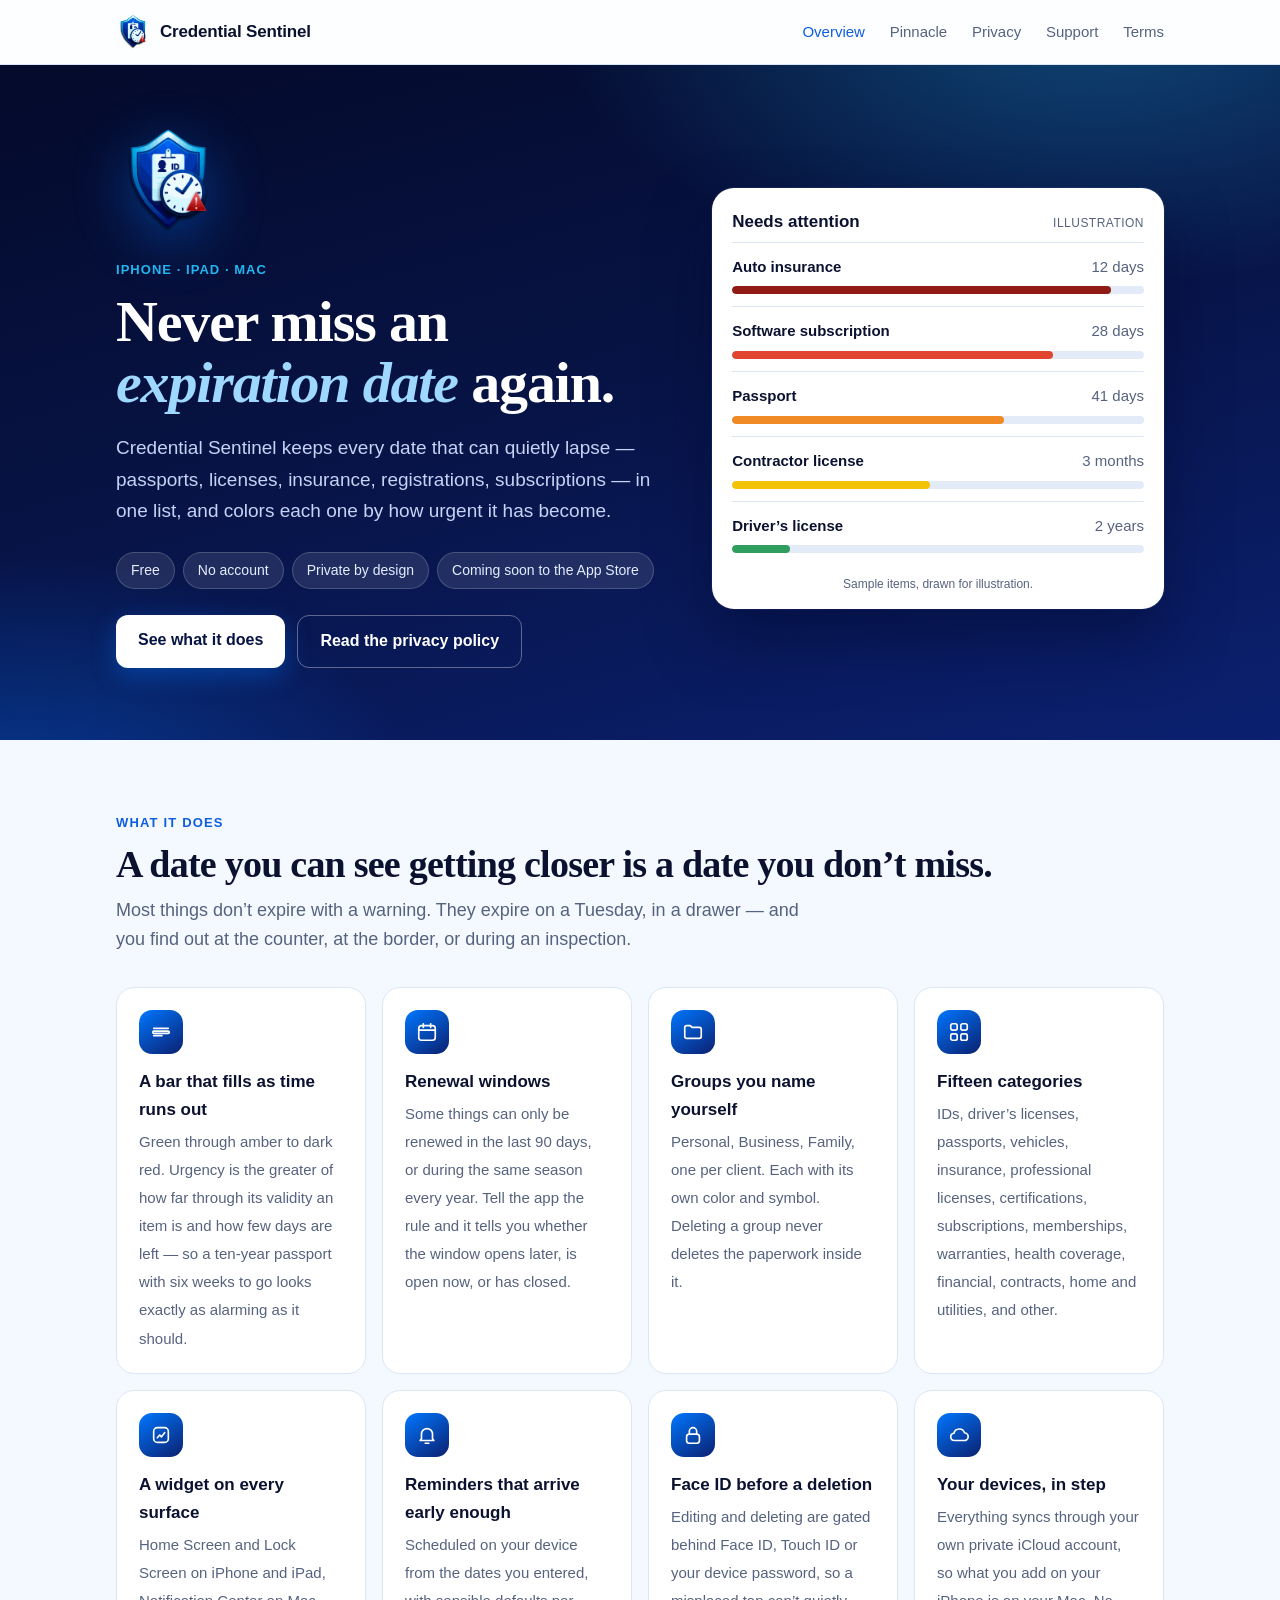
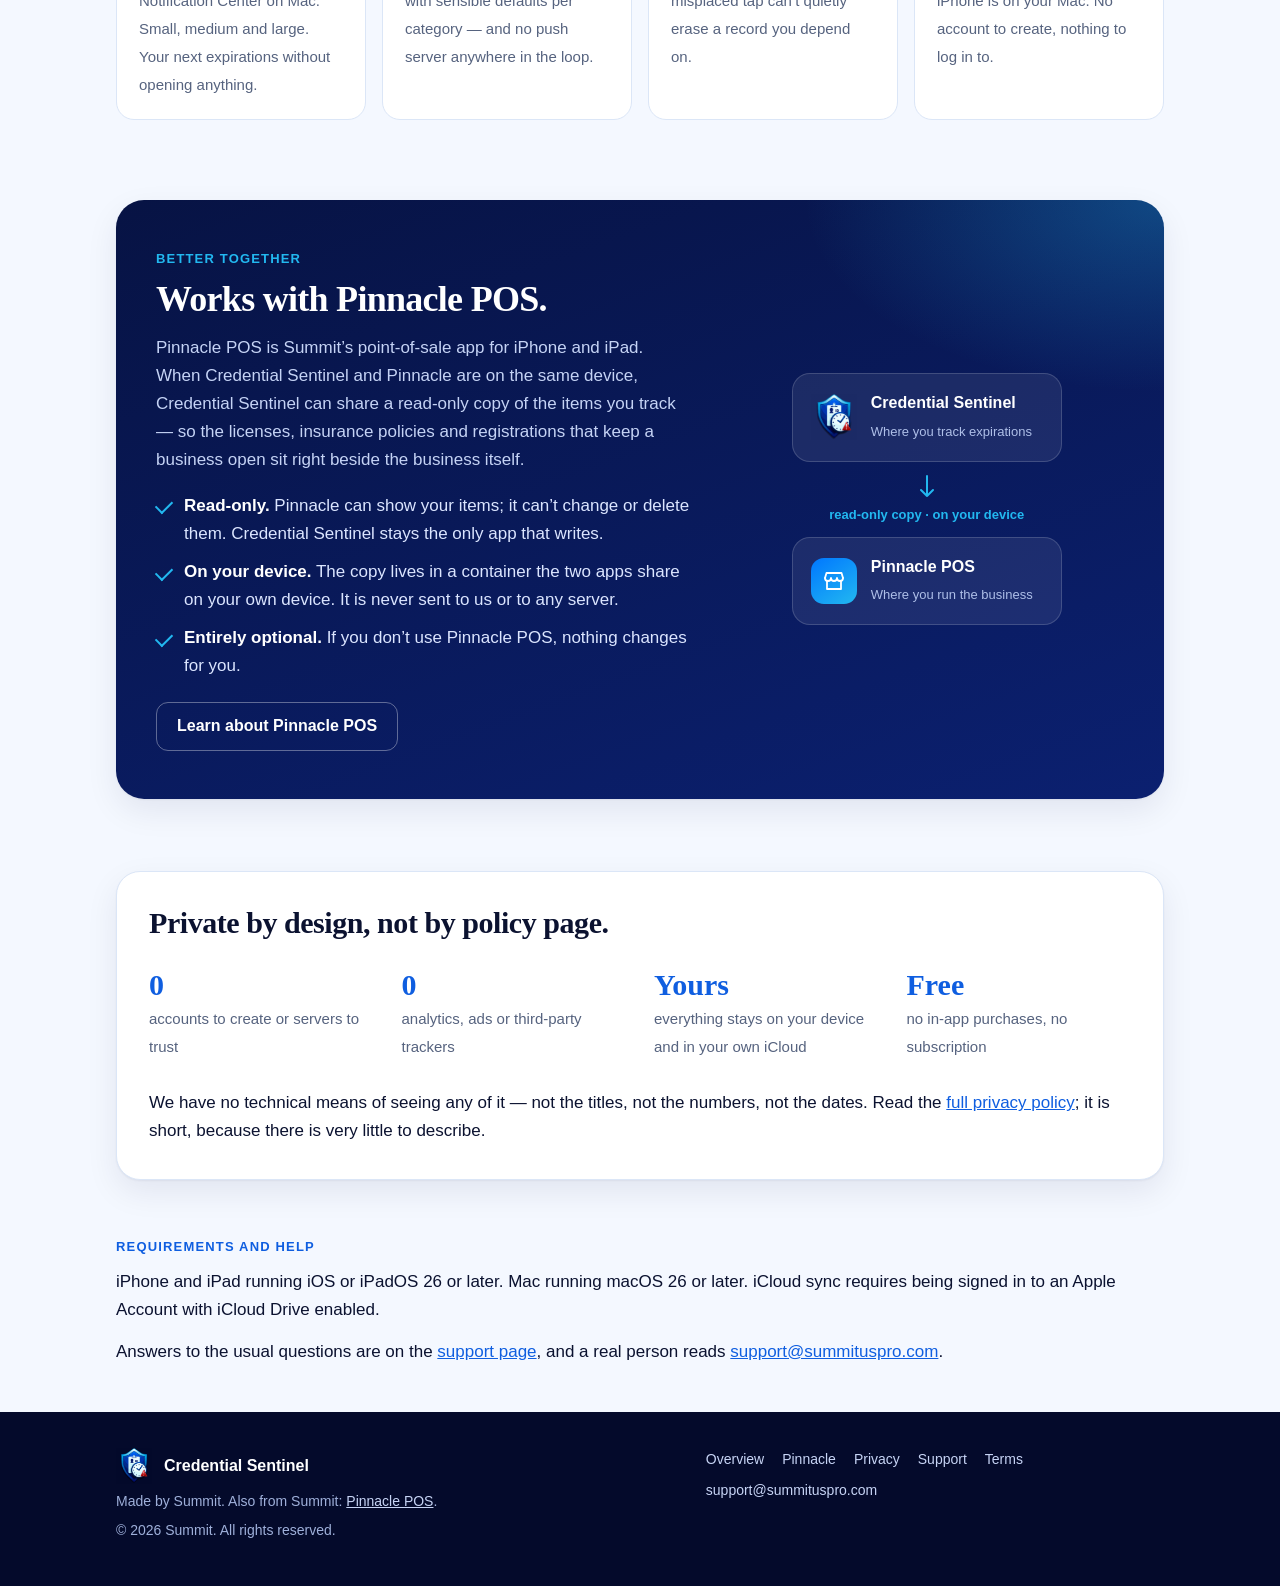
<file: index.html>
<!doctype html>
<html lang="en">
<head>
<meta charset="utf-8">
<meta name="viewport" content="width=device-width, initial-scale=1">
<title>Credential Sentinel — never miss an expiration date</title>
<meta name="description" content="Credential Sentinel tracks when your documents, licenses, insurance policies, IDs, passports and subscriptions run out — and tells you in time to do something about it. iPhone, iPad and Mac. Works with Pinnacle POS.">
<meta name="theme-color" content="#071344">
<link rel="icon" type="image/png" href="icon.png">
<link rel="stylesheet" href="style.css">
</head>
<body>
<header class="site"><div class="bar">
  <a class="brand" href="index.html"><img src="icon.png" alt="" width="34" height="34">Credential Sentinel</a>
  <nav class="site">
    <a href="index.html" aria-current="page">Overview</a>
    <a href="index.html#pinnacle">Pinnacle</a>
    <a href="privacy.html">Privacy</a>
    <a href="support.html">Support</a>
    <a href="terms.html">Terms</a>
  </nav>
</div></header>

<section class="hero">
  <div class="inner">
    <div>
      <img class="mark" src="icon.png" alt="Credential Sentinel app icon" width="104" height="104">
      <p class="eyebrow">iPhone · iPad · Mac</p>
      <h1>Never miss an <em>expiration date</em> again.</h1>
      <p class="sub">Credential Sentinel keeps every date that can quietly lapse — passports, licenses, insurance, registrations, subscriptions — in one list, and colors each one by how urgent it has become.</p>
      <ul class="pills">
        <li>Free</li>
        <li>No account</li>
        <li>Private by design</li>
        <li>Coming soon to the App Store</li>
      </ul>
      <div class="cta">
        <a class="btn primary" href="#features">See what it does</a>
        <a class="btn ghost" href="privacy.html">Read the privacy policy</a>
      </div>
    </div>

    <div class="demo" aria-hidden="true">
      <div class="head">Needs attention <small>Illustration</small></div>
      <div class="row"><div class="line"><b>Auto insurance</b><span>12 days</span></div><div class="track"><div class="fill" style="width:92%;background:var(--ramp-6)"></div></div></div>
      <div class="row"><div class="line"><b>Software subscription</b><span>28 days</span></div><div class="track"><div class="fill" style="width:78%;background:var(--ramp-5)"></div></div></div>
      <div class="row"><div class="line"><b>Passport</b><span>41 days</span></div><div class="track"><div class="fill" style="width:66%;background:var(--ramp-4)"></div></div></div>
      <div class="row"><div class="line"><b>Contractor license</b><span>3 months</span></div><div class="track"><div class="fill" style="width:48%;background:var(--ramp-3)"></div></div></div>
      <div class="row"><div class="line"><b>Driver’s license</b><span>2 years</span></div><div class="track"><div class="fill" style="width:14%;background:var(--ramp-1)"></div></div></div>
      <p class="note">Sample items, drawn for illustration.</p>
    </div>
  </div>
</section>

<div class="wrap-wide">

<section class="block" id="features">
  <p class="kicker">What it does</p>
  <h2 class="title">A date you can see getting closer is a date you don’t miss.</h2>
  <p class="intro">Most things don’t expire with a warning. They expire on a Tuesday, in a drawer — and you find out at the counter, at the border, or during an inspection.</p>
  <ul class="features">
    <li><div class="ico"><svg viewBox="0 0 24 24"><path d="M4 8h16M4 16h9"/><rect x="3" y="11" width="18" height="2.5" rx="1.25"/></svg></div><strong>A bar that fills as time runs out</strong><span>Green through amber to dark red. Urgency is the greater of how far through its validity an item is and how few days are left — so a ten-year passport with six weeks to go looks exactly as alarming as it should.</span></li>
    <li><div class="ico"><svg viewBox="0 0 24 24"><rect x="3" y="5" width="18" height="16" rx="3"/><path d="M3 10h18M8 3v4M16 3v4"/></svg></div><strong>Renewal windows</strong><span>Some things can only be renewed in the last 90 days, or during the same season every year. Tell the app the rule and it tells you whether the window opens later, is open now, or has closed.</span></li>
    <li><div class="ico"><svg viewBox="0 0 24 24"><path d="M3 7a2 2 0 0 1 2-2h4l2 2h8a2 2 0 0 1 2 2v8a2 2 0 0 1-2 2H5a2 2 0 0 1-2-2z"/></svg></div><strong>Groups you name yourself</strong><span>Personal, Business, Family, one per client. Each with its own color and symbol. Deleting a group never deletes the paperwork inside it.</span></li>
    <li><div class="ico"><svg viewBox="0 0 24 24"><rect x="3" y="3" width="7" height="7" rx="2"/><rect x="14" y="3" width="7" height="7" rx="2"/><rect x="3" y="14" width="7" height="7" rx="2"/><rect x="14" y="14" width="7" height="7" rx="2"/></svg></div><strong>Fifteen categories</strong><span>IDs, driver’s licenses, passports, vehicles, insurance, professional licenses, certifications, subscriptions, memberships, warranties, health coverage, financial, contracts, home and utilities, and other.</span></li>
    <li><div class="ico"><svg viewBox="0 0 24 24"><rect x="4" y="4" width="16" height="16" rx="4"/><path d="M8 15l2.5-3 2 2 3.5-4.5"/></svg></div><strong>A widget on every surface</strong><span>Home Screen and Lock Screen on iPhone and iPad, Notification Center on Mac. Small, medium and large. Your next expirations without opening anything.</span></li>
    <li><div class="ico"><svg viewBox="0 0 24 24"><path d="M6 16v-5a6 6 0 1 1 12 0v5l1.5 2h-15z"/><path d="M10 21h4"/></svg></div><strong>Reminders that arrive early enough</strong><span>Scheduled on your device from the dates you entered, with sensible defaults per category — and no push server anywhere in the loop.</span></li>
    <li><div class="ico"><svg viewBox="0 0 24 24"><rect x="5" y="11" width="14" height="10" rx="3"/><path d="M8 11V8a4 4 0 0 1 8 0v3"/></svg></div><strong>Face ID before a deletion</strong><span>Editing and deleting are gated behind Face ID, Touch ID or your device password, so a misplaced tap can’t quietly erase a record you depend on.</span></li>
    <li><div class="ico"><svg viewBox="0 0 24 24"><path d="M7 18a4 4 0 0 1-.5-7.97A6 6 0 0 1 18 9.5 4.25 4.25 0 0 1 17.5 18z"/></svg></div><strong>Your devices, in step</strong><span>Everything syncs through your own private iCloud account, so what you add on your iPhone is on your Mac. No account to create, nothing to log in to.</span></li>
  </ul>
</section>

<section class="pinnacle" id="pinnacle">
  <div class="inner">
    <div>
      <p class="kicker">Better together</p>
      <h2>Works with Pinnacle POS.</h2>
      <p>Pinnacle POS is Summit’s point-of-sale app for iPhone and iPad. When Credential Sentinel and Pinnacle are on the same device, Credential Sentinel can share a read-only copy of the items you track — so the licenses, insurance policies and registrations that keep a business open sit right beside the business itself.</p>
      <ul>
        <li><b>Read-only.</b> Pinnacle can show your items; it can’t change or delete them. Credential Sentinel stays the only app that writes.</li>
        <li><b>On your device.</b> The copy lives in a container the two apps share on your own device. It is never sent to us or to any server.</li>
        <li><b>Entirely optional.</b> If you don’t use Pinnacle POS, nothing changes for you.</li>
      </ul>
      <a class="btn ghost" href="https://luissummit.github.io/Pinnacle-POS-Site/" rel="noopener">Learn about Pinnacle POS</a>
    </div>
    <div class="flow" aria-hidden="true">
      <div class="node"><img src="icon.png" alt="" width="46" height="46"><div><b>Credential Sentinel</b><small>Where you track expirations</small></div></div>
      <div class="link"><svg viewBox="0 0 20 26"><path d="M10 2v20M4 16l6 6 6-6"/></svg>read-only copy · on your device</div>
      <div class="node"><div class="glyph"><svg viewBox="0 0 24 24"><path d="M3 9l1.5-5h15L21 9"/><path d="M3 9a3 3 0 0 0 6 0 3 3 0 0 0 6 0 3 3 0 0 0 6 0"/><path d="M5 12v8h14v-8"/></svg></div><div><b>Pinnacle POS</b><small>Where you run the business</small></div></div>
    </div>
  </div>
</section>

<section class="band">
  <h2>Private by design, not by policy page.</h2>
  <div class="stat"><b>0</b><span>accounts to create or servers to trust</span></div>
  <div class="stat"><b>0</b><span>analytics, ads or third-party trackers</span></div>
  <div class="stat"><b>Yours</b><span>everything stays on your device and in your own iCloud</span></div>
  <div class="stat"><b>Free</b><span>no in-app purchases, no subscription</span></div>
  <p class="more">We have no technical means of seeing any of it — not the titles, not the numbers, not the dates. Read the <a href="privacy.html">full privacy policy</a>; it is short, because there is very little to describe.</p>
</section>

<section class="block" style="padding-top:56px">
  <p class="kicker">Requirements and help</p>
  <p>iPhone and iPad running iOS or iPadOS 26 or later. Mac running macOS 26 or later. iCloud sync requires being signed in to an Apple Account with iCloud Drive enabled.</p>
  <p>Answers to the usual questions are on the <a href="support.html">support page</a>, and a real person reads <a href="mailto:support@summituspro.com">support@summituspro.com</a>.</p>
</section>

</div>

<footer class="site"><div class="inner">
  <div>
    <div class="id"><img src="icon.png" alt="" width="36" height="36">Credential Sentinel</div>
    <p>Made by Summit. Also from Summit: <a href="https://luissummit.github.io/Pinnacle-POS-Site/" rel="noopener">Pinnacle POS</a>.</p>
    <p>© 2026 Summit. All rights reserved.</p>
  </div>
  <nav>
    <a href="index.html">Overview</a><a href="index.html#pinnacle">Pinnacle</a><a href="privacy.html">Privacy</a><a href="support.html">Support</a><a href="terms.html">Terms</a><a href="mailto:support@summituspro.com">support@summituspro.com</a>
  </nav>
</div></footer>
</body>
</html>
</file>
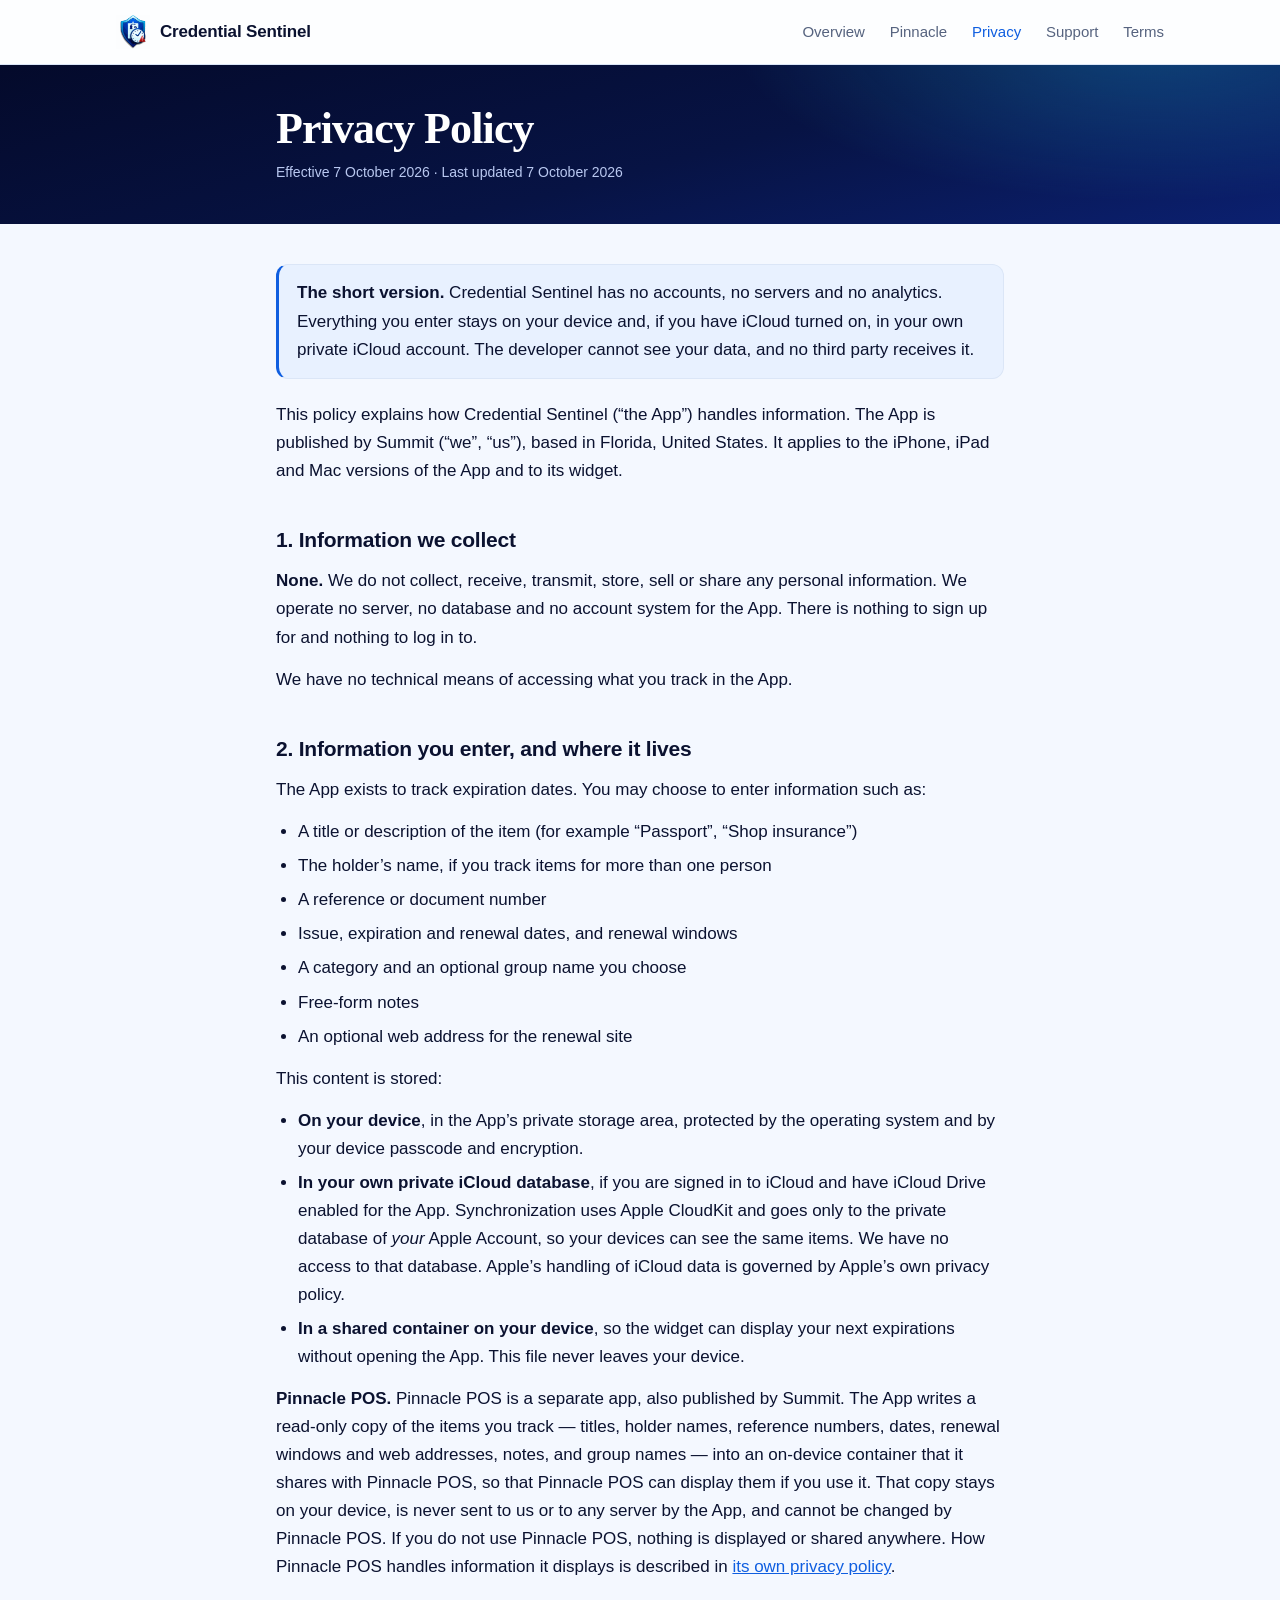
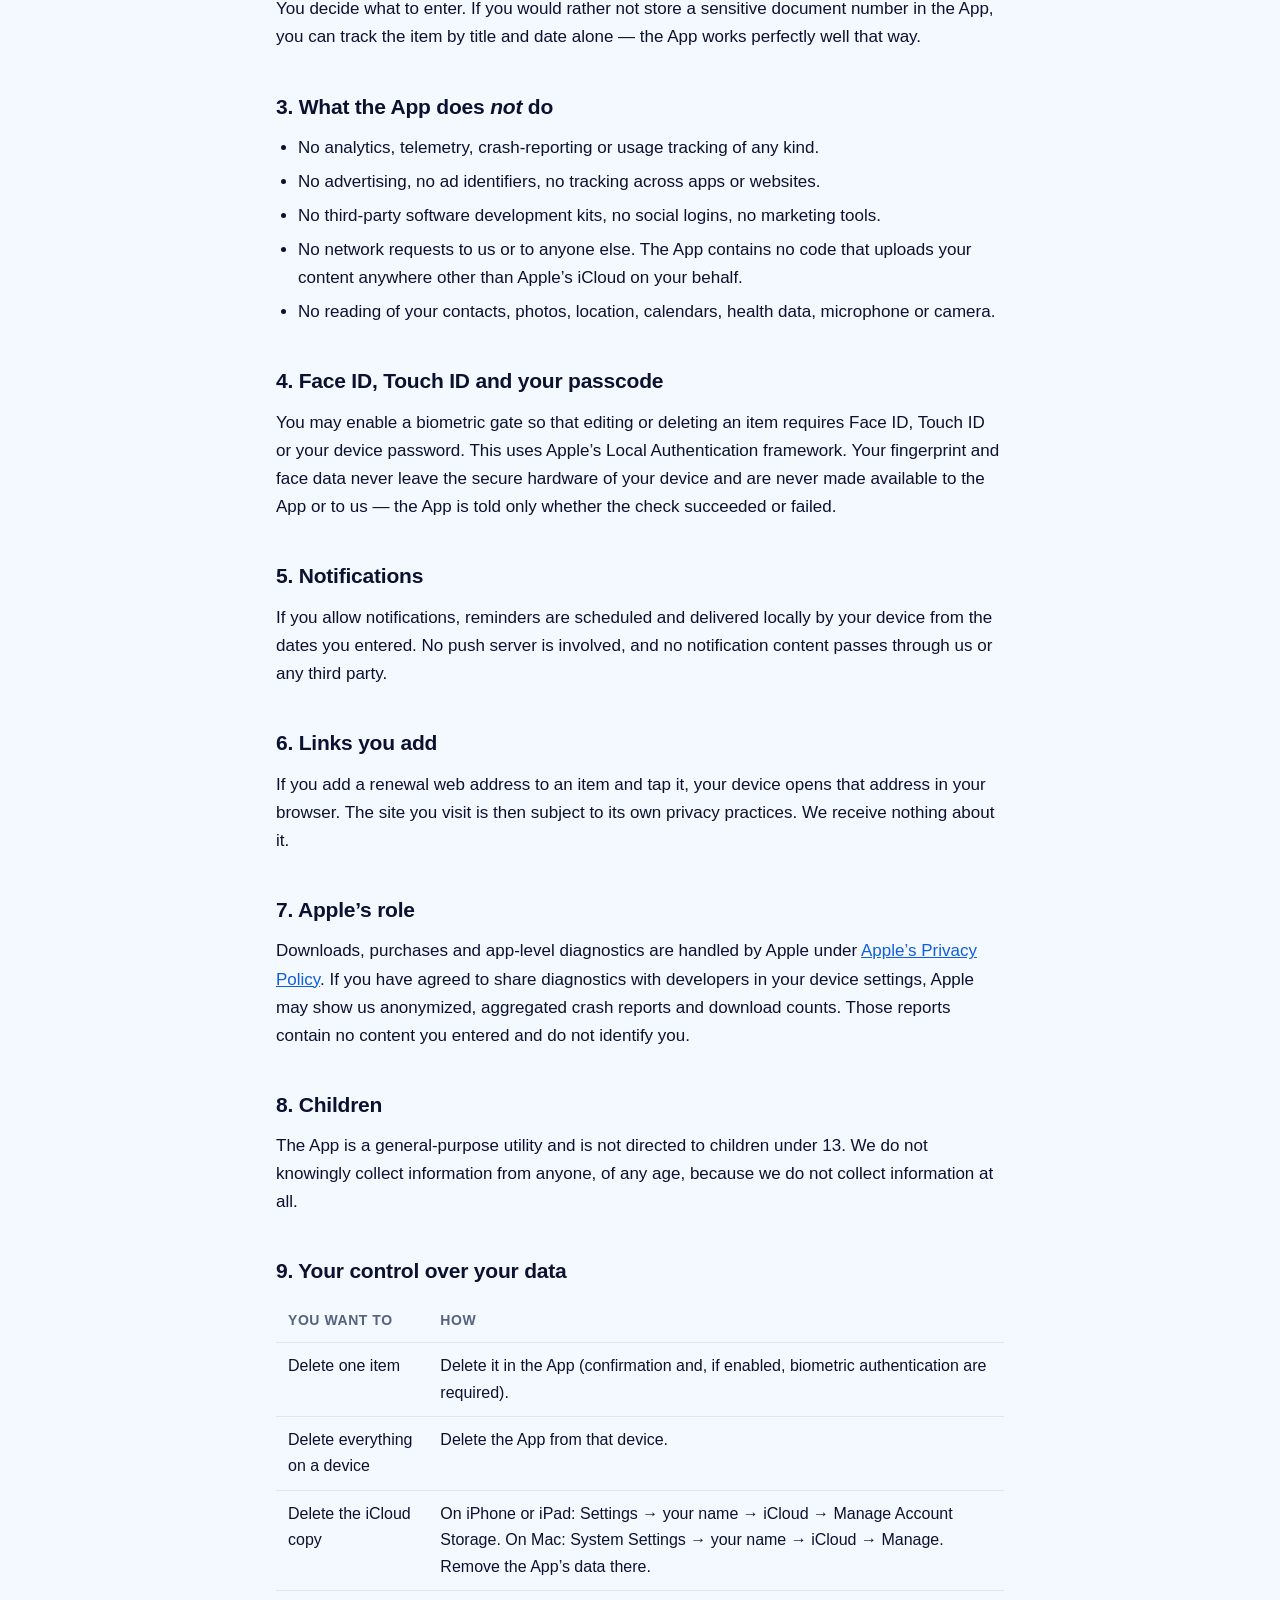
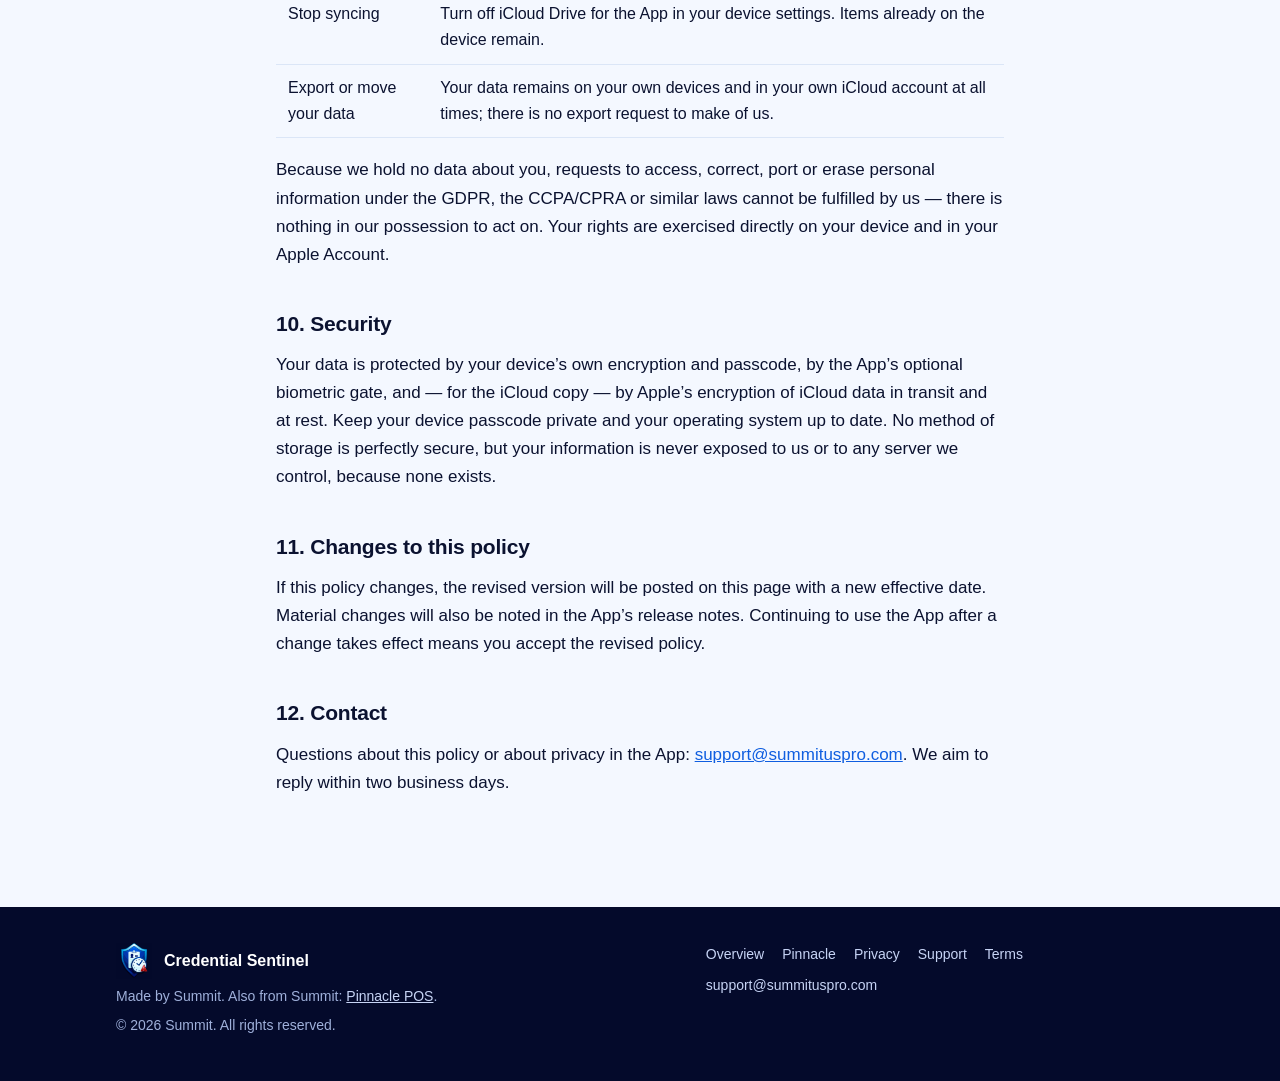
<file: privacy.html>
<!doctype html>
<html lang="en">
<head>
<meta charset="utf-8">
<meta name="viewport" content="width=device-width, initial-scale=1">
<title>Privacy Policy — Credential Sentinel</title>
<meta name="description" content="Credential Sentinel collects no personal data. Everything you track stays on your device and in your own private iCloud.">
<meta name="theme-color" content="#071344">
<link rel="icon" type="image/png" href="icon.png">
<link rel="stylesheet" href="style.css">
</head>
<body>
<header class="site"><div class="bar">
  <a class="brand" href="index.html"><img src="icon.png" alt="" width="34" height="34">Credential Sentinel</a>
  <nav class="site">
    <a href="index.html">Overview</a>
    <a href="index.html#pinnacle">Pinnacle</a>
    <a href="privacy.html" aria-current="page">Privacy</a>
    <a href="support.html">Support</a>
    <a href="terms.html">Terms</a>
  </nav>
</div></header>

<section class="page-hero"><div class="wrap">
<h1>Privacy Policy</h1>
<p class="updated">Effective 7 October 2026 · Last updated 7 October 2026</p>
</div></section>

<main class="wrap">

<div class="callout">
  <p><strong>The short version.</strong> Credential Sentinel has no accounts, no servers and no analytics. Everything you enter stays on your device and, if you have iCloud turned on, in your own private iCloud account. The developer cannot see your data, and no third party receives it.</p>
</div>

<p>This policy explains how Credential Sentinel (“the App”) handles information. The App is published by Summit (“we”, “us”), based in Florida, United States. It applies to the iPhone, iPad and Mac versions of the App and to its widget.</p>

<h2>1. Information we collect</h2>
<p><strong>None.</strong> We do not collect, receive, transmit, store, sell or share any personal information. We operate no server, no database and no account system for the App. There is nothing to sign up for and nothing to log in to.</p>
<p>We have no technical means of accessing what you track in the App.</p>

<h2>2. Information you enter, and where it lives</h2>
<p>The App exists to track expiration dates. You may choose to enter information such as:</p>
<ul>
  <li>A title or description of the item (for example “Passport”, “Shop insurance”)</li>
  <li>The holder’s name, if you track items for more than one person</li>
  <li>A reference or document number</li>
  <li>Issue, expiration and renewal dates, and renewal windows</li>
  <li>A category and an optional group name you choose</li>
  <li>Free-form notes</li>
  <li>An optional web address for the renewal site</li>
</ul>
<p>This content is stored:</p>
<ul>
  <li><strong>On your device</strong>, in the App’s private storage area, protected by the operating system and by your device passcode and encryption.</li>
  <li><strong>In your own private iCloud database</strong>, if you are signed in to iCloud and have iCloud Drive enabled for the App. Synchronization uses Apple CloudKit and goes only to the private database of <em>your</em> Apple Account, so your devices can see the same items. We have no access to that database. Apple’s handling of iCloud data is governed by Apple’s own privacy policy.</li>
  <li><strong>In a shared container on your device</strong>, so the widget can display your next expirations without opening the App. This file never leaves your device.</li>
</ul>
<p><strong>Pinnacle POS.</strong> Pinnacle POS is a separate app, also published by Summit. The App writes a read-only copy of the items you track — titles, holder names, reference numbers, dates, renewal windows and web addresses, notes, and group names — into an on-device container that it shares with Pinnacle POS, so that Pinnacle POS can display them if you use it. That copy stays on your device, is never sent to us or to any server by the App, and cannot be changed by Pinnacle POS. If you do not use Pinnacle POS, nothing is displayed or shared anywhere. How Pinnacle POS handles information it displays is described in <a href="https://luissummit.github.io/Pinnacle-POS-Site/privacy.html" rel="noopener">its own privacy policy</a>.</p>
<p>You decide what to enter. If you would rather not store a sensitive document number in the App, you can track the item by title and date alone — the App works perfectly well that way.</p>

<h2>3. What the App does <em>not</em> do</h2>
<ul>
  <li>No analytics, telemetry, crash-reporting or usage tracking of any kind.</li>
  <li>No advertising, no ad identifiers, no tracking across apps or websites.</li>
  <li>No third-party software development kits, no social logins, no marketing tools.</li>
  <li>No network requests to us or to anyone else. The App contains no code that uploads your content anywhere other than Apple’s iCloud on your behalf.</li>
  <li>No reading of your contacts, photos, location, calendars, health data, microphone or camera.</li>
</ul>

<h2>4. Face ID, Touch ID and your passcode</h2>
<p>You may enable a biometric gate so that editing or deleting an item requires Face ID, Touch ID or your device password. This uses Apple’s Local Authentication framework. Your fingerprint and face data never leave the secure hardware of your device and are never made available to the App or to us — the App is told only whether the check succeeded or failed.</p>

<h2>5. Notifications</h2>
<p>If you allow notifications, reminders are scheduled and delivered locally by your device from the dates you entered. No push server is involved, and no notification content passes through us or any third party.</p>

<h2>6. Links you add</h2>
<p>If you add a renewal web address to an item and tap it, your device opens that address in your browser. The site you visit is then subject to its own privacy practices. We receive nothing about it.</p>

<h2>7. Apple’s role</h2>
<p>Downloads, purchases and app-level diagnostics are handled by Apple under <a href="https://www.apple.com/legal/privacy/" rel="noopener">Apple’s Privacy Policy</a>. If you have agreed to share diagnostics with developers in your device settings, Apple may show us anonymized, aggregated crash reports and download counts. Those reports contain no content you entered and do not identify you.</p>

<h2>8. Children</h2>
<p>The App is a general-purpose utility and is not directed to children under 13. We do not knowingly collect information from anyone, of any age, because we do not collect information at all.</p>

<h2 id="your-data">9. Your control over your data</h2>
<table>
  <tr><th>You want to</th><th>How</th></tr>
  <tr><td>Delete one item</td><td>Delete it in the App (confirmation and, if enabled, biometric authentication are required).</td></tr>
  <tr><td>Delete everything on a device</td><td>Delete the App from that device.</td></tr>
  <tr><td>Delete the iCloud copy</td><td>On iPhone or iPad: Settings → your name → iCloud → Manage Account Storage. On Mac: System Settings → your name → iCloud → Manage. Remove the App’s data there.</td></tr>
  <tr><td>Stop syncing</td><td>Turn off iCloud Drive for the App in your device settings. Items already on the device remain.</td></tr>
  <tr><td>Export or move your data</td><td>Your data remains on your own devices and in your own iCloud account at all times; there is no export request to make of us.</td></tr>
</table>
<p>Because we hold no data about you, requests to access, correct, port or erase personal information under the GDPR, the CCPA/CPRA or similar laws cannot be fulfilled by us — there is nothing in our possession to act on. Your rights are exercised directly on your device and in your Apple Account.</p>

<h2>10. Security</h2>
<p>Your data is protected by your device’s own encryption and passcode, by the App’s optional biometric gate, and — for the iCloud copy — by Apple’s encryption of iCloud data in transit and at rest. Keep your device passcode private and your operating system up to date. No method of storage is perfectly secure, but your information is never exposed to us or to any server we control, because none exists.</p>

<h2>11. Changes to this policy</h2>
<p>If this policy changes, the revised version will be posted on this page with a new effective date. Material changes will also be noted in the App’s release notes. Continuing to use the App after a change takes effect means you accept the revised policy.</p>

<h2>12. Contact</h2>
<p>Questions about this policy or about privacy in the App: <a href="mailto:support@summituspro.com">support@summituspro.com</a>. We aim to reply within two business days.</p>
</main>

<footer class="site"><div class="inner">
  <div>
    <div class="id"><img src="icon.png" alt="" width="36" height="36">Credential Sentinel</div>
    <p>Made by Summit. Also from Summit: <a href="https://luissummit.github.io/Pinnacle-POS-Site/" rel="noopener">Pinnacle POS</a>.</p>
    <p>© 2026 Summit. All rights reserved.</p>
  </div>
  <nav>
    <a href="index.html">Overview</a><a href="index.html#pinnacle">Pinnacle</a><a href="privacy.html">Privacy</a><a href="support.html">Support</a><a href="terms.html">Terms</a><a href="mailto:support@summituspro.com">support@summituspro.com</a>
  </nav>
</div></footer>
</body>
</html>
</file>
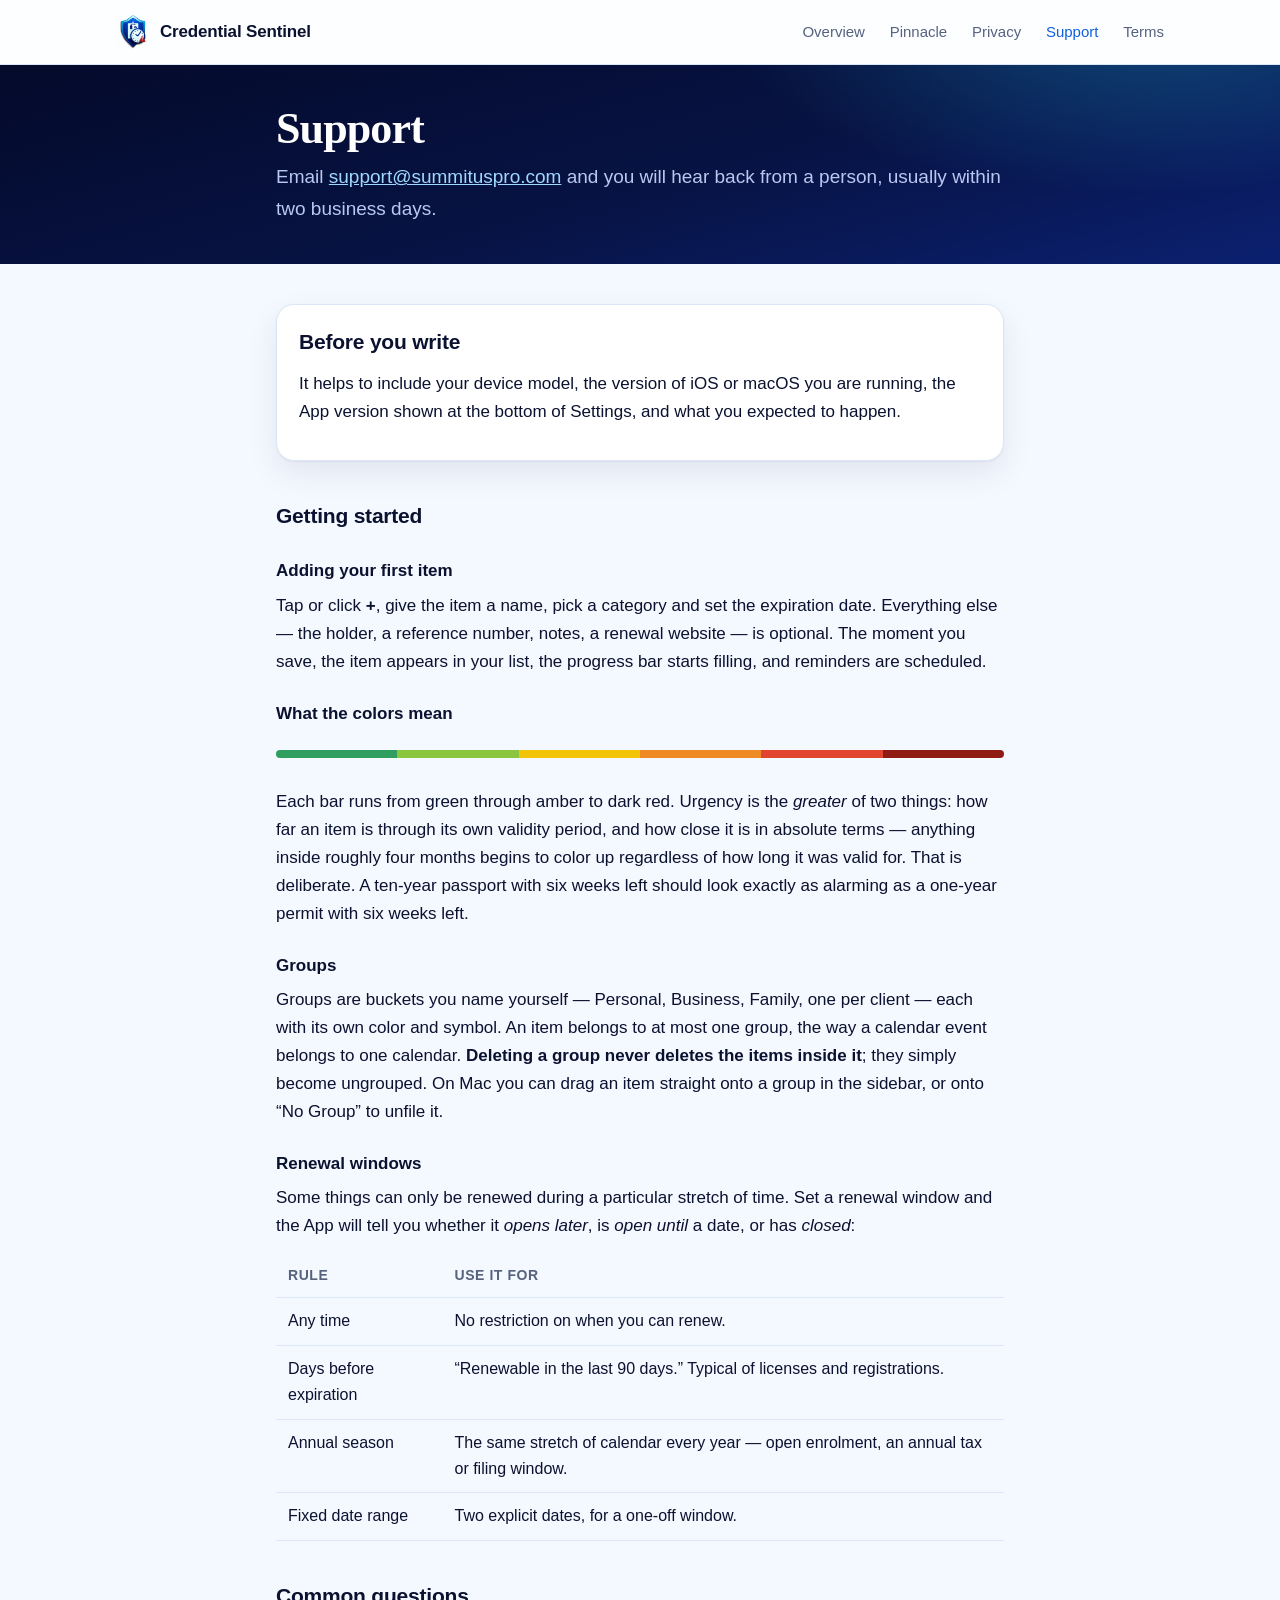
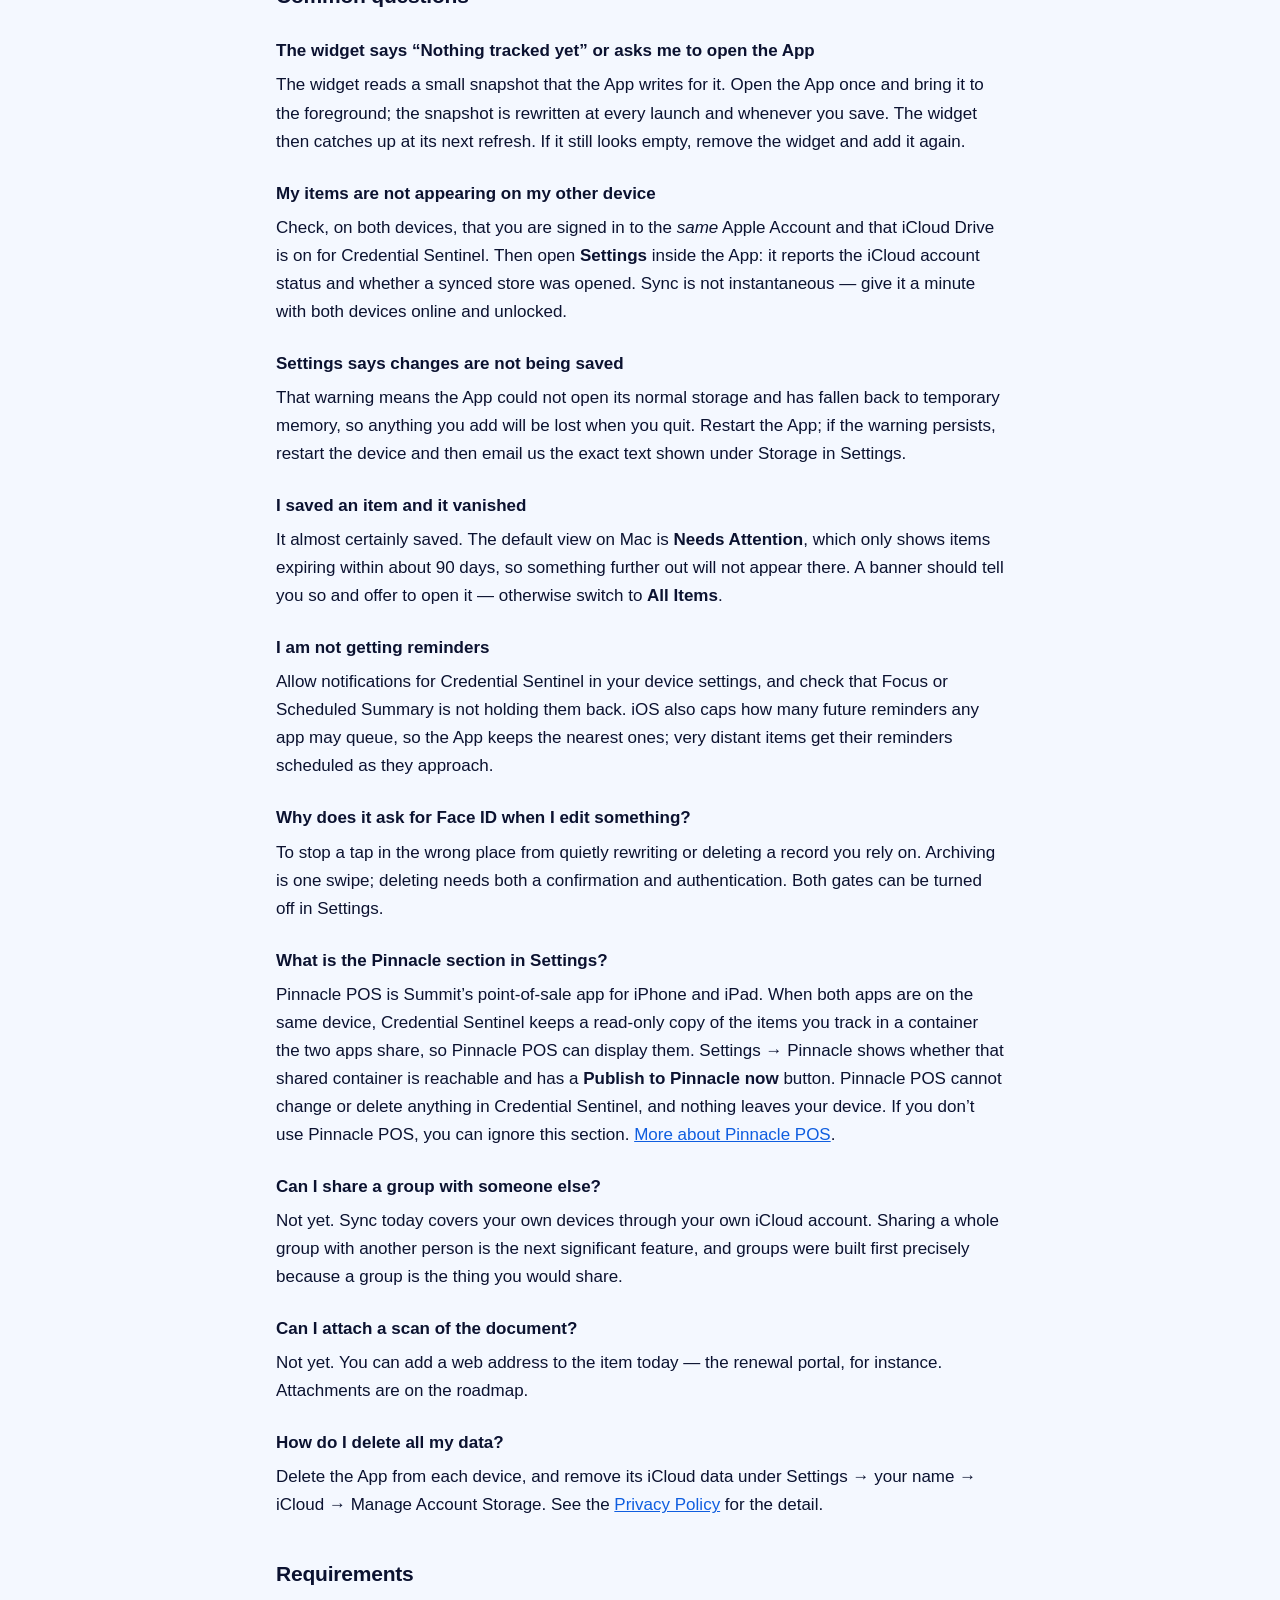
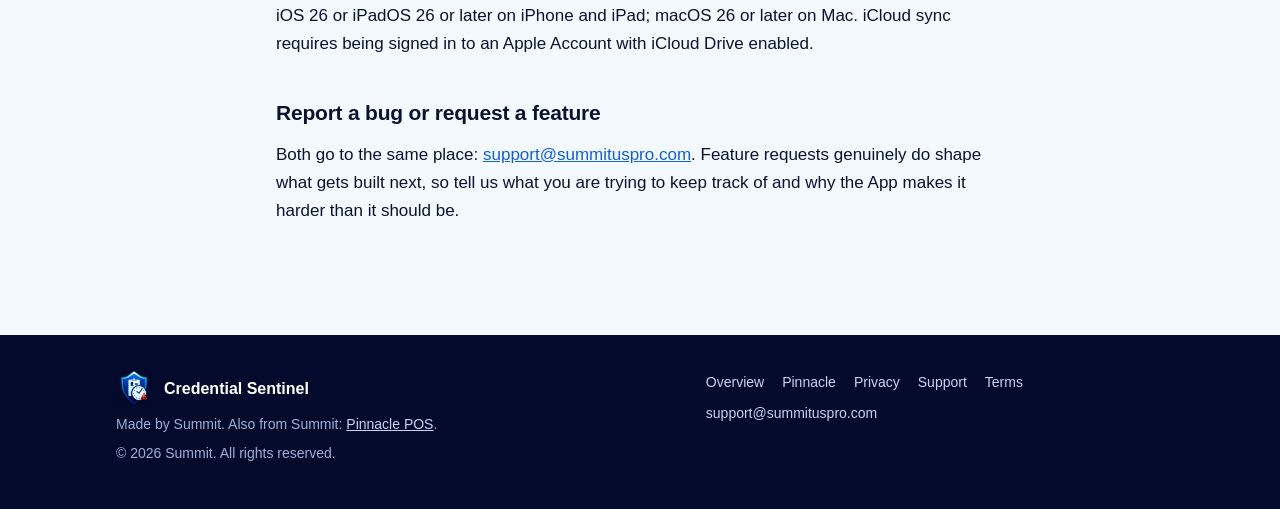
<file: support.html>
<!doctype html>
<html lang="en">
<head>
<meta charset="utf-8">
<meta name="viewport" content="width=device-width, initial-scale=1">
<title>Support — Credential Sentinel</title>
<meta name="description" content="Help, answers and contact for Credential Sentinel, the expiration tracker for iPhone, iPad and Mac.">
<meta name="theme-color" content="#071344">
<link rel="icon" type="image/png" href="icon.png">
<link rel="stylesheet" href="style.css">
</head>
<body>
<header class="site"><div class="bar">
  <a class="brand" href="index.html"><img src="icon.png" alt="" width="34" height="34">Credential Sentinel</a>
  <nav class="site">
    <a href="index.html">Overview</a>
    <a href="index.html#pinnacle">Pinnacle</a>
    <a href="privacy.html">Privacy</a>
    <a href="support.html" aria-current="page">Support</a>
    <a href="terms.html">Terms</a>
  </nav>
</div></header>

<section class="page-hero"><div class="wrap">
<h1>Support</h1>
<p class="lede">Email <a href="mailto:support@summituspro.com">support@summituspro.com</a> and you will hear back from a person, usually within two business days.</p>
</div></section>

<main class="wrap">

<div class="card">
  <h2>Before you write</h2>
  <p>It helps to include your device model, the version of iOS or macOS you are running, the App version shown at the bottom of Settings, and what you expected to happen.</p>
</div>

<h2>Getting started</h2>
<h3>Adding your first item</h3>
<p>Tap or click <strong>+</strong>, give the item a name, pick a category and set the expiration date. Everything else — the holder, a reference number, notes, a renewal website — is optional. The moment you save, the item appears in your list, the progress bar starts filling, and reminders are scheduled.</p>

<h3>What the colors mean</h3>
<div class="ramp"><span style="background:var(--ramp-1)"></span><span style="background:var(--ramp-2)"></span><span style="background:var(--ramp-3)"></span><span style="background:var(--ramp-4)"></span><span style="background:var(--ramp-5)"></span><span style="background:var(--ramp-6)"></span></div>
<p>Each bar runs from green through amber to dark red. Urgency is the <em>greater</em> of two things: how far an item is through its own validity period, and how close it is in absolute terms — anything inside roughly four months begins to color up regardless of how long it was valid for. That is deliberate. A ten-year passport with six weeks left should look exactly as alarming as a one-year permit with six weeks left.</p>

<h3>Groups</h3>
<p>Groups are buckets you name yourself — Personal, Business, Family, one per client — each with its own color and symbol. An item belongs to at most one group, the way a calendar event belongs to one calendar. <strong>Deleting a group never deletes the items inside it</strong>; they simply become ungrouped. On Mac you can drag an item straight onto a group in the sidebar, or onto “No Group” to unfile it.</p>

<h3>Renewal windows</h3>
<p>Some things can only be renewed during a particular stretch of time. Set a renewal window and the App will tell you whether it <em>opens later</em>, is <em>open until</em> a date, or has <em>closed</em>:</p>
<table>
  <tr><th>Rule</th><th>Use it for</th></tr>
  <tr><td>Any time</td><td>No restriction on when you can renew.</td></tr>
  <tr><td>Days before expiration</td><td>“Renewable in the last 90 days.” Typical of licenses and registrations.</td></tr>
  <tr><td>Annual season</td><td>The same stretch of calendar every year — open enrolment, an annual tax or filing window.</td></tr>
  <tr><td>Fixed date range</td><td>Two explicit dates, for a one-off window.</td></tr>
</table>

<h2>Common questions</h2>

<h3>The widget says “Nothing tracked yet” or asks me to open the App</h3>
<p>The widget reads a small snapshot that the App writes for it. Open the App once and bring it to the foreground; the snapshot is rewritten at every launch and whenever you save. The widget then catches up at its next refresh. If it still looks empty, remove the widget and add it again.</p>

<h3>My items are not appearing on my other device</h3>
<p>Check, on both devices, that you are signed in to the <em>same</em> Apple Account and that iCloud Drive is on for Credential Sentinel. Then open <strong>Settings</strong> inside the App: it reports the iCloud account status and whether a synced store was opened. Sync is not instantaneous — give it a minute with both devices online and unlocked.</p>

<h3>Settings says changes are not being saved</h3>
<p>That warning means the App could not open its normal storage and has fallen back to temporary memory, so anything you add will be lost when you quit. Restart the App; if the warning persists, restart the device and then email us the exact text shown under Storage in Settings.</p>

<h3>I saved an item and it vanished</h3>
<p>It almost certainly saved. The default view on Mac is <strong>Needs Attention</strong>, which only shows items expiring within about 90 days, so something further out will not appear there. A banner should tell you so and offer to open it — otherwise switch to <strong>All Items</strong>.</p>

<h3>I am not getting reminders</h3>
<p>Allow notifications for Credential Sentinel in your device settings, and check that Focus or Scheduled Summary is not holding them back. iOS also caps how many future reminders any app may queue, so the App keeps the nearest ones; very distant items get their reminders scheduled as they approach.</p>

<h3>Why does it ask for Face ID when I edit something?</h3>
<p>To stop a tap in the wrong place from quietly rewriting or deleting a record you rely on. Archiving is one swipe; deleting needs both a confirmation and authentication. Both gates can be turned off in Settings.</p>

<h3>What is the Pinnacle section in Settings?</h3>
<p>Pinnacle POS is Summit’s point-of-sale app for iPhone and iPad. When both apps are on the same device, Credential Sentinel keeps a read-only copy of the items you track in a container the two apps share, so Pinnacle POS can display them. Settings → Pinnacle shows whether that shared container is reachable and has a <strong>Publish to Pinnacle now</strong> button. Pinnacle POS cannot change or delete anything in Credential Sentinel, and nothing leaves your device. If you don’t use Pinnacle POS, you can ignore this section. <a href="https://luissummit.github.io/Pinnacle-POS-Site/" rel="noopener">More about Pinnacle POS</a>.</p>

<h3>Can I share a group with someone else?</h3>
<p>Not yet. Sync today covers your own devices through your own iCloud account. Sharing a whole group with another person is the next significant feature, and groups were built first precisely because a group is the thing you would share.</p>

<h3>Can I attach a scan of the document?</h3>
<p>Not yet. You can add a web address to the item today — the renewal portal, for instance. Attachments are on the roadmap.</p>

<h3>How do I delete all my data?</h3>
<p>Delete the App from each device, and remove its iCloud data under Settings → your name → iCloud → Manage Account Storage. See the <a href="privacy.html#your-data">Privacy Policy</a> for the detail.</p>

<h2>Requirements</h2>
<p>iOS 26 or iPadOS 26 or later on iPhone and iPad; macOS 26 or later on Mac. iCloud sync requires being signed in to an Apple Account with iCloud Drive enabled.</p>

<h2>Report a bug or request a feature</h2>
<p>Both go to the same place: <a href="mailto:support@summituspro.com">support@summituspro.com</a>. Feature requests genuinely do shape what gets built next, so tell us what you are trying to keep track of and why the App makes it harder than it should be.</p>
</main>

<footer class="site"><div class="inner">
  <div>
    <div class="id"><img src="icon.png" alt="" width="36" height="36">Credential Sentinel</div>
    <p>Made by Summit. Also from Summit: <a href="https://luissummit.github.io/Pinnacle-POS-Site/" rel="noopener">Pinnacle POS</a>.</p>
    <p>© 2026 Summit. All rights reserved.</p>
  </div>
  <nav>
    <a href="index.html">Overview</a><a href="index.html#pinnacle">Pinnacle</a><a href="privacy.html">Privacy</a><a href="support.html">Support</a><a href="terms.html">Terms</a><a href="mailto:support@summituspro.com">support@summituspro.com</a>
  </nav>
</div></footer>
</body>
</html>
</file>
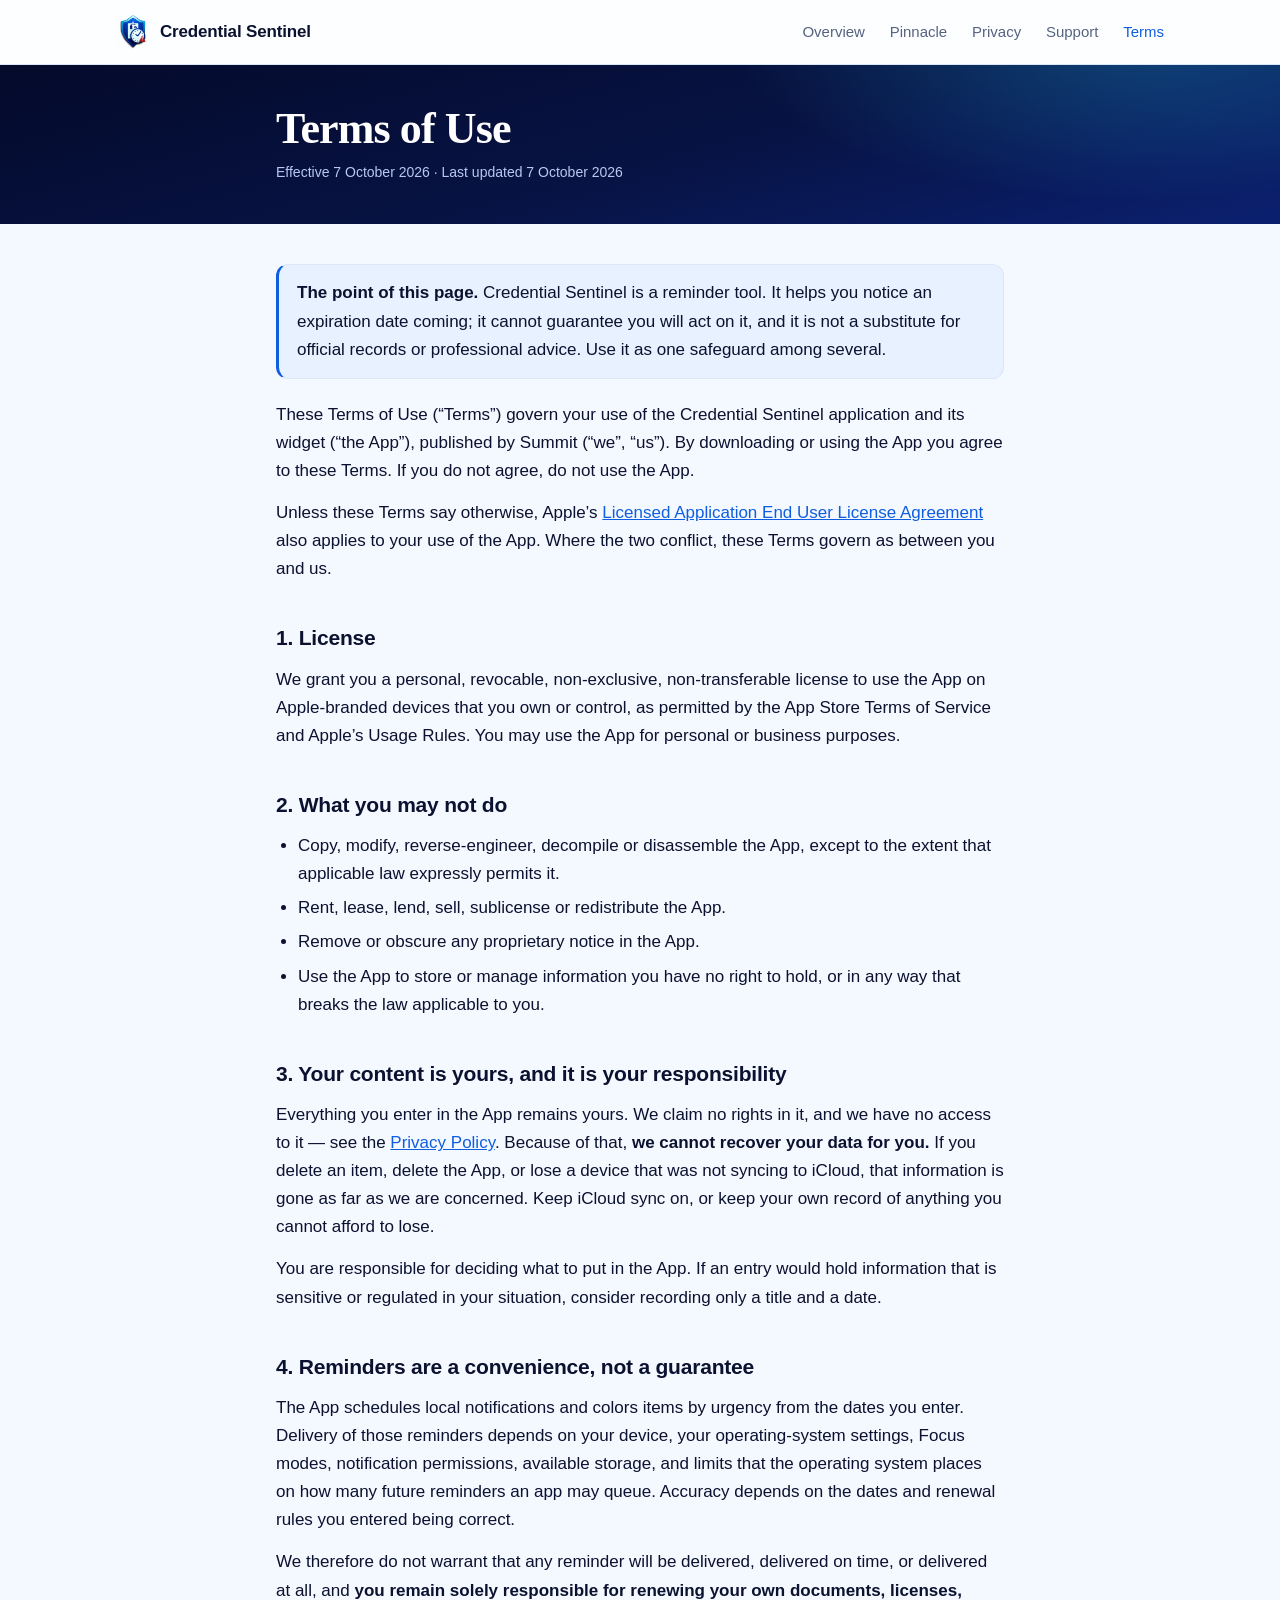
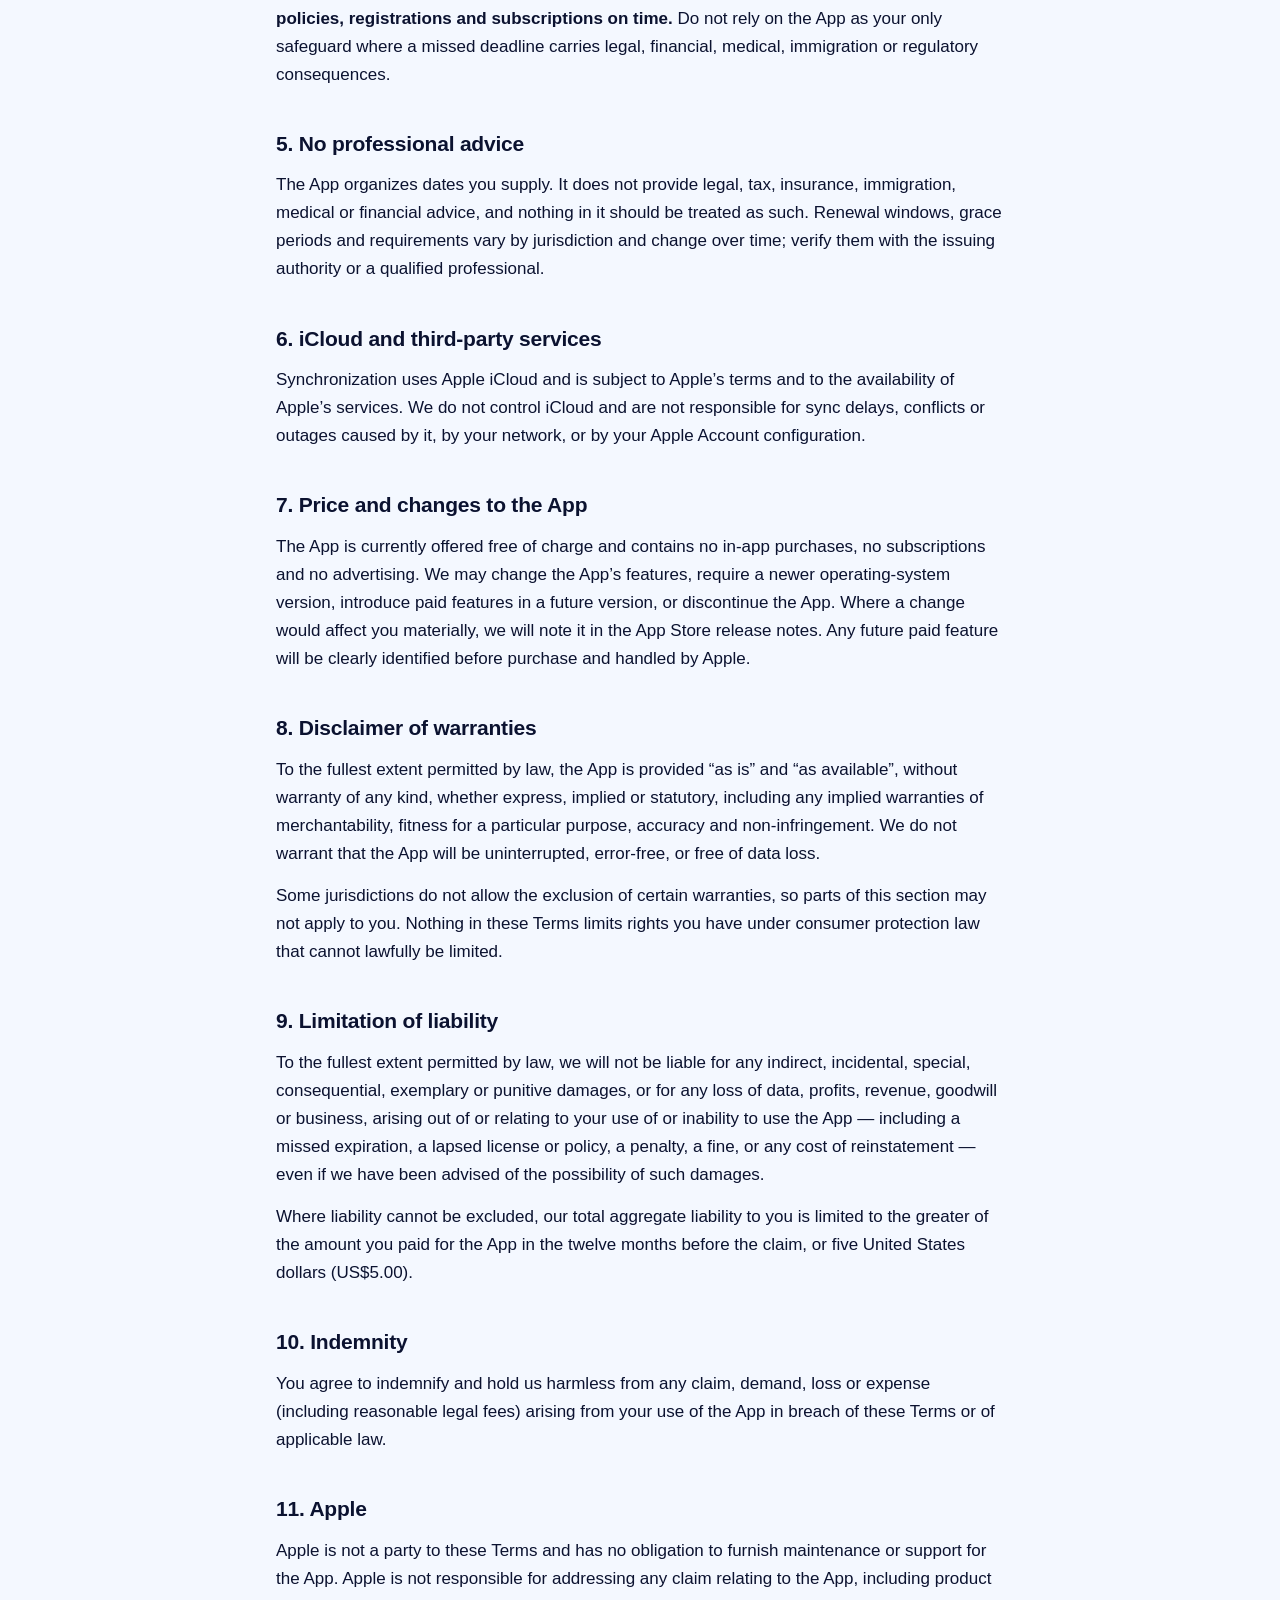
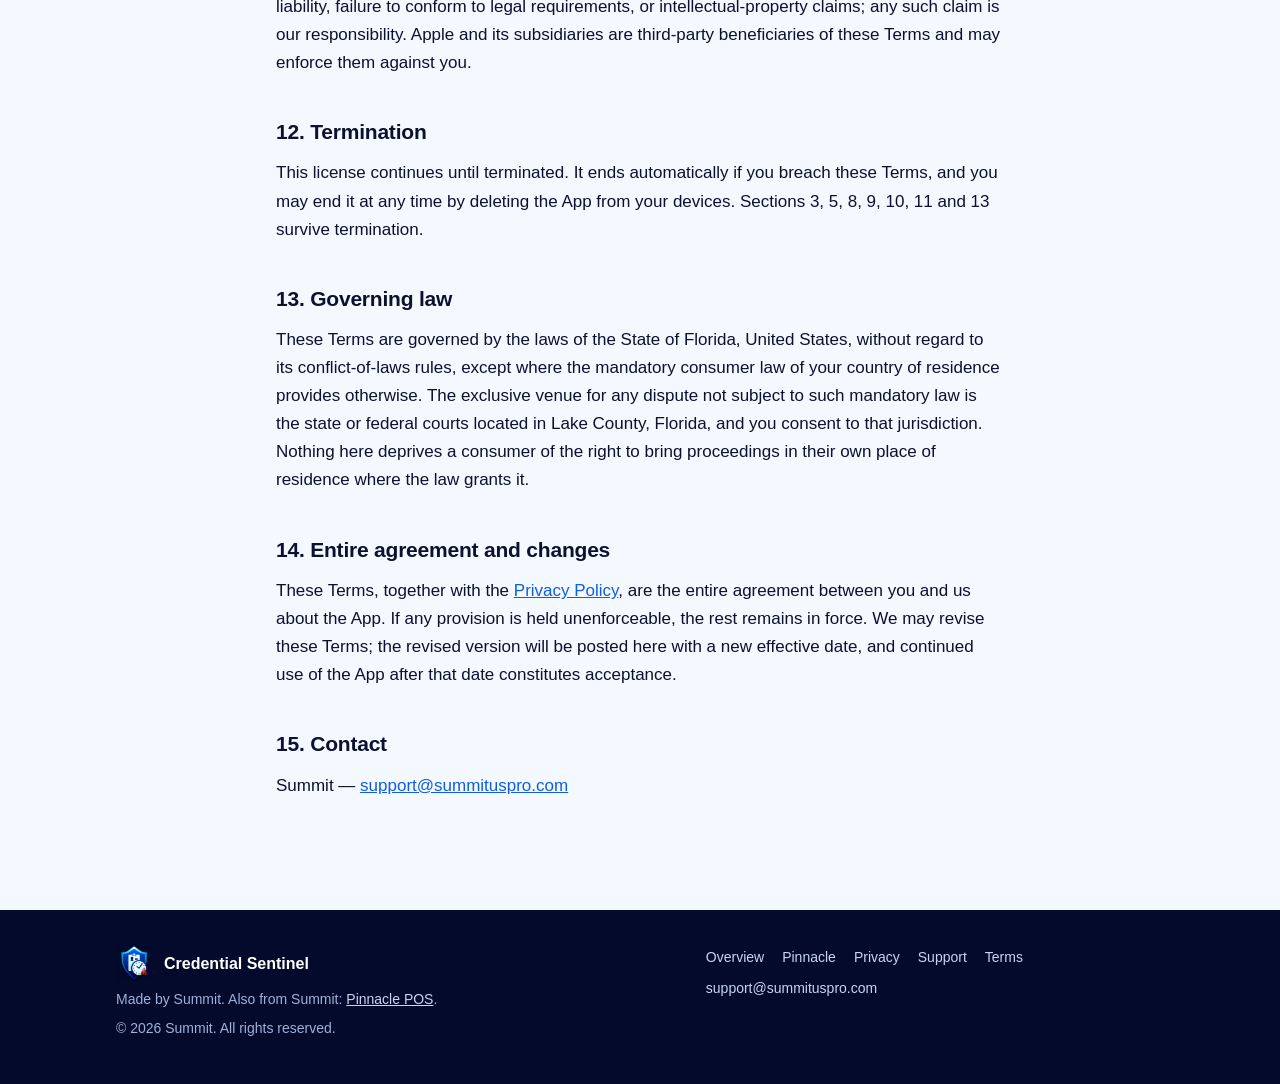
<file: terms.html>
<!doctype html>
<html lang="en">
<head>
<meta charset="utf-8">
<meta name="viewport" content="width=device-width, initial-scale=1">
<title>Terms of Use — Credential Sentinel</title>
<meta name="description" content="Terms of use and license agreement for Credential Sentinel.">
<meta name="theme-color" content="#071344">
<link rel="icon" type="image/png" href="icon.png">
<link rel="stylesheet" href="style.css">
</head>
<body>
<header class="site"><div class="bar">
  <a class="brand" href="index.html"><img src="icon.png" alt="" width="34" height="34">Credential Sentinel</a>
  <nav class="site">
    <a href="index.html">Overview</a>
    <a href="index.html#pinnacle">Pinnacle</a>
    <a href="privacy.html">Privacy</a>
    <a href="support.html">Support</a>
    <a href="terms.html" aria-current="page">Terms</a>
  </nav>
</div></header>

<section class="page-hero"><div class="wrap">
<h1>Terms of Use</h1>
<p class="updated">Effective 7 October 2026 · Last updated 7 October 2026</p>
</div></section>

<main class="wrap">

<div class="callout">
  <p><strong>The point of this page.</strong> Credential Sentinel is a reminder tool. It helps you notice an expiration date coming; it cannot guarantee you will act on it, and it is not a substitute for official records or professional advice. Use it as one safeguard among several.</p>
</div>

<p>These Terms of Use (“Terms”) govern your use of the Credential Sentinel application and its widget (“the App”), published by Summit (“we”, “us”). By downloading or using the App you agree to these Terms. If you do not agree, do not use the App.</p>
<p>Unless these Terms say otherwise, Apple’s <a href="https://www.apple.com/legal/internet-services/itunes/dev/stdeula/" rel="noopener">Licensed Application End User License Agreement</a> also applies to your use of the App. Where the two conflict, these Terms govern as between you and us.</p>

<h2>1. License</h2>
<p>We grant you a personal, revocable, non-exclusive, non-transferable license to use the App on Apple-branded devices that you own or control, as permitted by the App Store Terms of Service and Apple’s Usage Rules. You may use the App for personal or business purposes.</p>

<h2>2. What you may not do</h2>
<ul>
  <li>Copy, modify, reverse-engineer, decompile or disassemble the App, except to the extent that applicable law expressly permits it.</li>
  <li>Rent, lease, lend, sell, sublicense or redistribute the App.</li>
  <li>Remove or obscure any proprietary notice in the App.</li>
  <li>Use the App to store or manage information you have no right to hold, or in any way that breaks the law applicable to you.</li>
</ul>

<h2>3. Your content is yours, and it is your responsibility</h2>
<p>Everything you enter in the App remains yours. We claim no rights in it, and we have no access to it — see the <a href="privacy.html">Privacy Policy</a>. Because of that, <strong>we cannot recover your data for you.</strong> If you delete an item, delete the App, or lose a device that was not syncing to iCloud, that information is gone as far as we are concerned. Keep iCloud sync on, or keep your own record of anything you cannot afford to lose.</p>
<p>You are responsible for deciding what to put in the App. If an entry would hold information that is sensitive or regulated in your situation, consider recording only a title and a date.</p>

<h2>4. Reminders are a convenience, not a guarantee</h2>
<p>The App schedules local notifications and colors items by urgency from the dates you enter. Delivery of those reminders depends on your device, your operating-system settings, Focus modes, notification permissions, available storage, and limits that the operating system places on how many future reminders an app may queue. Accuracy depends on the dates and renewal rules you entered being correct.</p>
<p>We therefore do not warrant that any reminder will be delivered, delivered on time, or delivered at all, and <strong>you remain solely responsible for renewing your own documents, licenses, policies, registrations and subscriptions on time.</strong> Do not rely on the App as your only safeguard where a missed deadline carries legal, financial, medical, immigration or regulatory consequences.</p>

<h2>5. No professional advice</h2>
<p>The App organizes dates you supply. It does not provide legal, tax, insurance, immigration, medical or financial advice, and nothing in it should be treated as such. Renewal windows, grace periods and requirements vary by jurisdiction and change over time; verify them with the issuing authority or a qualified professional.</p>

<h2>6. iCloud and third-party services</h2>
<p>Synchronization uses Apple iCloud and is subject to Apple’s terms and to the availability of Apple’s services. We do not control iCloud and are not responsible for sync delays, conflicts or outages caused by it, by your network, or by your Apple Account configuration.</p>

<h2>7. Price and changes to the App</h2>
<p>The App is currently offered free of charge and contains no in-app purchases, no subscriptions and no advertising. We may change the App’s features, require a newer operating-system version, introduce paid features in a future version, or discontinue the App. Where a change would affect you materially, we will note it in the App Store release notes. Any future paid feature will be clearly identified before purchase and handled by Apple.</p>

<h2>8. Disclaimer of warranties</h2>
<p>To the fullest extent permitted by law, the App is provided “as is” and “as available”, without warranty of any kind, whether express, implied or statutory, including any implied warranties of merchantability, fitness for a particular purpose, accuracy and non-infringement. We do not warrant that the App will be uninterrupted, error-free, or free of data loss.</p>
<p>Some jurisdictions do not allow the exclusion of certain warranties, so parts of this section may not apply to you. Nothing in these Terms limits rights you have under consumer protection law that cannot lawfully be limited.</p>

<h2>9. Limitation of liability</h2>
<p>To the fullest extent permitted by law, we will not be liable for any indirect, incidental, special, consequential, exemplary or punitive damages, or for any loss of data, profits, revenue, goodwill or business, arising out of or relating to your use of or inability to use the App — including a missed expiration, a lapsed license or policy, a penalty, a fine, or any cost of reinstatement — even if we have been advised of the possibility of such damages.</p>
<p>Where liability cannot be excluded, our total aggregate liability to you is limited to the greater of the amount you paid for the App in the twelve months before the claim, or five United States dollars (US$5.00).</p>

<h2>10. Indemnity</h2>
<p>You agree to indemnify and hold us harmless from any claim, demand, loss or expense (including reasonable legal fees) arising from your use of the App in breach of these Terms or of applicable law.</p>

<h2>11. Apple</h2>
<p>Apple is not a party to these Terms and has no obligation to furnish maintenance or support for the App. Apple is not responsible for addressing any claim relating to the App, including product liability, failure to conform to legal requirements, or intellectual-property claims; any such claim is our responsibility. Apple and its subsidiaries are third-party beneficiaries of these Terms and may enforce them against you.</p>

<h2>12. Termination</h2>
<p>This license continues until terminated. It ends automatically if you breach these Terms, and you may end it at any time by deleting the App from your devices. Sections 3, 5, 8, 9, 10, 11 and 13 survive termination.</p>

<h2>13. Governing law</h2>
<p>These Terms are governed by the laws of the State of Florida, United States, without regard to its conflict-of-laws rules, except where the mandatory consumer law of your country of residence provides otherwise. The exclusive venue for any dispute not subject to such mandatory law is the state or federal courts located in Lake County, Florida, and you consent to that jurisdiction. Nothing here deprives a consumer of the right to bring proceedings in their own place of residence where the law grants it.</p>

<h2>14. Entire agreement and changes</h2>
<p>These Terms, together with the <a href="privacy.html">Privacy Policy</a>, are the entire agreement between you and us about the App. If any provision is held unenforceable, the rest remains in force. We may revise these Terms; the revised version will be posted here with a new effective date, and continued use of the App after that date constitutes acceptance.</p>

<h2>15. Contact</h2>
<p>Summit — <a href="mailto:support@summituspro.com">support@summituspro.com</a></p>
</main>

<footer class="site"><div class="inner">
  <div>
    <div class="id"><img src="icon.png" alt="" width="36" height="36">Credential Sentinel</div>
    <p>Made by Summit. Also from Summit: <a href="https://luissummit.github.io/Pinnacle-POS-Site/" rel="noopener">Pinnacle POS</a>.</p>
    <p>© 2026 Summit. All rights reserved.</p>
  </div>
  <nav>
    <a href="index.html">Overview</a><a href="index.html#pinnacle">Pinnacle</a><a href="privacy.html">Privacy</a><a href="support.html">Support</a><a href="terms.html">Terms</a><a href="mailto:support@summituspro.com">support@summituspro.com</a>
  </nav>
</div></footer>
</body>
</html>
</file>
<file: style.css>
/* Credential Sentinel — site styles.
   Palette is taken from the app icon (royal blue, deep navy, cyan) and the
   app's own accent colour. Self-contained: no web fonts, no external requests. */
:root {
  --navy-950: #040a2b;
  --navy-900: #071344;
  --navy-800: #0b2070;
  --blue-700: #0047c9;
  --blue-600: #0060ee;
  --blue-500: #0077ff;
  --cyan-400: #22b8f0;

  --bg: #f4f8ff;
  --surface: #ffffff;
  --border: #dbe6f7;
  --text: #0b1230;
  --muted: #56637f;
  --accent: #0f5ee0;
  --accent-soft: #e8f1ff;
  --header-bg: rgba(255, 255, 255, .82);
  --track: #e3ebf8;

  --ramp-1: #2f9e5e;
  --ramp-2: #8cc63f;
  --ramp-3: #f2c307;
  --ramp-4: #f08a24;
  --ramp-5: #e2452f;
  --ramp-6: #8f1b14;

  --radius: 18px;
  --shadow: 0 1px 2px rgba(7, 19, 68, .05), 0 12px 32px rgba(7, 19, 68, .08);
  --serif: ui-serif, "New York", "Iowan Old Style", "Palatino Linotype", Georgia, serif;
}
@media (prefers-color-scheme: dark) {
  :root:not([data-theme="light"]) {
    --bg: #060b20;
    --surface: #0d1634;
    --border: #1d2a55;
    --text: #e9efff;
    --muted: #9aa9cf;
    --accent: #5a95ff;
    --accent-soft: #0e1d4a;
    --header-bg: rgba(6, 11, 32, .82);
    --track: #1a2549;
    --shadow: 0 1px 2px rgba(0, 0, 0, .4), 0 12px 32px rgba(0, 0, 0, .35);
  }
}

* { box-sizing: border-box; }
html { -webkit-text-size-adjust: 100%; scroll-behavior: smooth; }
body {
  margin: 0;
  background: var(--bg);
  color: var(--text);
  font: 17px/1.65 -apple-system, BlinkMacSystemFont, "Segoe UI", Roboto, Helvetica, Arial, sans-serif;
}
img { max-width: 100%; display: block; }
a { color: var(--accent); }

.wrap { max-width: 760px; margin: 0 auto; padding: 0 16px; }
.wrap-wide { max-width: 1080px; margin: 0 auto; padding: 0 16px; }

/* ── Header ─────────────────────────────────────────────── */
header.site {
  position: sticky; top: 0; z-index: 20;
  background: var(--header-bg);
  -webkit-backdrop-filter: saturate(180%) blur(14px);
  backdrop-filter: saturate(180%) blur(14px);
  border-bottom: 1px solid var(--border);
}
header.site .bar {
  max-width: 1080px; margin: 0 auto; padding: 0 16px;
  display: flex; align-items: center; gap: 16px; min-height: 64px; flex-wrap: wrap;
}
.brand {
  display: flex; align-items: center; gap: 10px; margin-right: auto;
  font-weight: 650; letter-spacing: -.01em; text-decoration: none; color: var(--text);
}
.brand img { width: 34px; height: 34px; }
nav.site a {
  color: var(--muted); text-decoration: none; font-size: 15px; margin-left: 20px; font-weight: 500;
}
nav.site a:hover, nav.site a[aria-current="page"] { color: var(--accent); }
@media (max-width: 560px) {
  nav.site { width: 100%; padding-bottom: 8px; }
  nav.site a { margin: 0 16px 0 0; font-size: 14px; }
}

/* ── Hero (home) ────────────────────────────────────────── */
.hero {
  color: #fff;
  background:
    radial-gradient(900px 480px at 85% -10%, rgba(34, 184, 240, .35), transparent 60%),
    radial-gradient(700px 420px at 0% 110%, rgba(0, 119, 255, .35), transparent 60%),
    linear-gradient(165deg, var(--navy-950) 0%, var(--navy-900) 45%, var(--navy-800) 100%);
}
.hero .inner {
  max-width: 1080px; margin: 0 auto; padding: 64px 16px 72px;
  display: grid; gap: 44px; align-items: center; grid-template-columns: 1.1fr .9fr;
}
.hero .mark {
  width: 104px; height: 104px;
  filter: drop-shadow(0 14px 28px rgba(0, 119, 255, .45));
  margin-bottom: 22px;
}
.eyebrow {
  display: inline-block; font-size: 13px; font-weight: 600; letter-spacing: .08em; text-transform: uppercase;
  color: var(--cyan-400); margin: 0 0 12px;
}
.hero h1 {
  font: 600 clamp(36px, 5.2vw, 58px)/1.05 var(--serif);
  letter-spacing: -.02em; margin: 0 0 18px; color: #fff;
}
.hero h1 em { font-style: italic; color: #9fd8ff; }
.hero .sub { font-size: 19px; color: #c5d3f5; max-width: 34em; margin: 0 0 26px; }
.pills { display: flex; flex-wrap: wrap; gap: 8px; margin: 0 0 26px; padding: 0; list-style: none; }
.pills li {
  margin: 0; padding: 6px 14px; border-radius: 99px; font-size: 14px; font-weight: 500;
  background: rgba(255, 255, 255, .1); border: 1px solid rgba(255, 255, 255, .18); color: #e5edff;
}
.cta { display: flex; flex-wrap: wrap; gap: 12px; }
.btn {
  display: inline-block; padding: 12px 22px; border-radius: 12px; font-weight: 600; font-size: 16px;
  text-decoration: none; transition: transform .15s ease, box-shadow .2s ease;
}
.btn:hover { transform: translateY(-2px); }
.btn.primary { background: #fff; color: var(--navy-900); box-shadow: 0 8px 24px rgba(0, 119, 255, .35); }
.btn.ghost { color: #fff; border: 1px solid rgba(255, 255, 255, .35); }
.btn.ghost:hover { border-color: #fff; }
@media (max-width: 860px) {
  .hero .inner { grid-template-columns: 1fr; padding: 44px 16px 52px; gap: 36px; }
  .hero .mark { width: 84px; height: 84px; }
}

/* illustration of the list */
.demo {
  background: var(--surface); color: var(--text); border-radius: 22px; padding: 20px 20px 14px;
  box-shadow: 0 30px 60px rgba(0, 10, 50, .5), 0 0 0 1px rgba(255, 255, 255, .06);
}
.demo .head {
  display: flex; justify-content: space-between; align-items: baseline;
  font-weight: 650; font-size: 17px; margin-bottom: 6px;
}
.demo .head small { font-weight: 500; font-size: 12px; color: var(--muted); letter-spacing: .04em; text-transform: uppercase; }
.demo .row { padding: 12px 0; border-top: 1px solid var(--border); }
.demo .row:first-of-type { border-top: 0; }
.demo .line { display: flex; justify-content: space-between; font-size: 15px; margin-bottom: 7px; }
.demo .line b { font-weight: 600; }
.demo .line span { color: var(--muted); font-variant-numeric: tabular-nums; }
.demo .track { height: 8px; border-radius: 99px; background: var(--track); overflow: hidden; }
.demo .fill { height: 100%; border-radius: 99px; }
.demo .note { font-size: 12px; color: var(--muted); text-align: center; margin: 10px 0 0; }

/* ── Sections (home) ────────────────────────────────────── */
section.block { padding: 72px 0 8px; }
section.block h2.title {
  font: 600 clamp(28px, 3.6vw, 38px)/1.12 var(--serif); letter-spacing: -.02em; margin: 0 0 10px;
}
section.block .intro { color: var(--muted); font-size: 18px; max-width: 38em; margin: 0 0 32px; }
.kicker { font-size: 13px; font-weight: 650; letter-spacing: .09em; text-transform: uppercase; color: var(--accent); margin: 0 0 10px; }

.features { display: grid; gap: 16px; grid-template-columns: repeat(auto-fit, minmax(240px, 1fr)); padding: 0; list-style: none; margin: 0; }
.features li {
  background: var(--surface); border: 1px solid var(--border); border-radius: var(--radius);
  padding: 22px 22px 20px; margin: 0; transition: transform .2s ease, box-shadow .2s ease, border-color .2s ease;
}
.features li:hover { transform: translateY(-3px); box-shadow: var(--shadow); border-color: rgba(0, 96, 238, .35); }
.features .ico {
  width: 44px; height: 44px; border-radius: 13px; margin-bottom: 14px;
  display: grid; place-items: center; color: #fff;
  background: linear-gradient(145deg, var(--blue-500), var(--navy-800));
}
.features .ico svg { width: 22px; height: 22px; fill: none; stroke: currentColor; stroke-width: 1.8; stroke-linecap: round; stroke-linejoin: round; }
.features strong { display: block; font-size: 17px; margin-bottom: 4px; }
.features span { color: var(--muted); font-size: 15px; line-height: 1.55; }

/* Pinnacle */
.pinnacle {
  margin-top: 72px; border-radius: 28px; color: #fff; overflow: hidden;
  background:
    radial-gradient(600px 320px at 100% 0%, rgba(34, 184, 240, .3), transparent 60%),
    linear-gradient(160deg, var(--navy-900), var(--navy-800));
  box-shadow: var(--shadow);
}
.pinnacle .inner { padding: 48px 40px; display: grid; gap: 40px; grid-template-columns: 1.15fr .85fr; align-items: center; }
.pinnacle .kicker { color: var(--cyan-400); }
.pinnacle h2 { font: 600 clamp(28px, 3.4vw, 36px)/1.12 var(--serif); letter-spacing: -.02em; margin: 0 0 14px; color: #fff; }
.pinnacle p { color: #c5d3f5; }
.pinnacle ul { padding: 0; list-style: none; margin: 18px 0 22px; }
.pinnacle li { position: relative; padding-left: 28px; color: #dbe5ff; margin-bottom: 10px; }
.pinnacle li::before {
  content: ""; position: absolute; left: 0; top: .5em; width: 14px; height: 8px;
  border-left: 2.5px solid var(--cyan-400); border-bottom: 2.5px solid var(--cyan-400); transform: rotate(-45deg);
}
.pinnacle li b { color: #fff; }
.pinnacle .btn.ghost { padding: 10px 20px; }
.flow { display: grid; gap: 12px; justify-items: center; text-align: center; }
.node {
  width: 100%; max-width: 270px; border-radius: 18px; padding: 16px 18px;
  background: rgba(255, 255, 255, .08); border: 1px solid rgba(255, 255, 255, .16);
  display: flex; align-items: center; gap: 14px; text-align: left;
}
.node img { width: 46px; height: 46px; flex: none; }
.node .glyph {
  width: 46px; height: 46px; flex: none; border-radius: 13px; display: grid; place-items: center;
  background: linear-gradient(145deg, var(--blue-500), var(--cyan-400));
}
.node .glyph svg { width: 24px; height: 24px; fill: none; stroke: #fff; stroke-width: 1.8; stroke-linecap: round; stroke-linejoin: round; }
.node b { display: block; font-size: 16px; }
.node small { color: #aebfe8; font-size: 13px; }
.link {
  display: flex; flex-direction: column; align-items: center; gap: 4px; color: var(--cyan-400); font-size: 13px; font-weight: 600;
}
.link svg { width: 20px; height: 26px; stroke: currentColor; fill: none; stroke-width: 2; stroke-linecap: round; stroke-linejoin: round; }
@media (max-width: 860px) { .pinnacle .inner { grid-template-columns: 1fr; padding: 34px 22px; } }

/* privacy band */
.band {
  margin-top: 72px; background: var(--surface); border: 1px solid var(--border);
  border-radius: 24px; padding: 34px 32px; box-shadow: var(--shadow);
  display: grid; gap: 28px; grid-template-columns: repeat(auto-fit, minmax(190px, 1fr));
}
.band h2 { grid-column: 1 / -1; font: 600 clamp(24px, 3vw, 30px)/1.15 var(--serif); letter-spacing: -.015em; margin: 0; }
.band .stat b { display: block; font: 600 30px/1.1 var(--serif); color: var(--accent); margin-bottom: 4px; }
.band .stat span { color: var(--muted); font-size: 15px; }
.band .more { grid-column: 1 / -1; margin: 0; }

/* ── Interior pages ─────────────────────────────────────── */
.page-hero {
  color: #fff;
  background:
    radial-gradient(700px 280px at 90% -20%, rgba(34, 184, 240, .3), transparent 60%),
    linear-gradient(165deg, var(--navy-950), var(--navy-900) 55%, var(--navy-800));
}
.page-hero .wrap { padding-top: 40px; padding-bottom: 40px; }
.page-hero h1 { font: 600 clamp(32px, 4.6vw, 44px)/1.1 var(--serif); letter-spacing: -.02em; margin: 0 0 8px; color: #fff; }
.page-hero .updated, .page-hero .lede { color: #b9c8f0; margin: 0; }
.page-hero .lede { font-size: 19px; }
.page-hero .lede a { color: #9fd8ff; }
.page-hero .updated { font-size: 14px; }

main.wrap { padding: 40px 16px 72px; }
h2 { font-size: 21px; letter-spacing: -.01em; margin: 38px 0 10px; }
h3 { font-size: 17px; margin: 24px 0 6px; }
p, ul, ol { margin: 0 0 14px; }
ul, ol { padding-left: 22px; }
li { margin-bottom: 6px; }
.card {
  background: var(--surface); border: 1px solid var(--border);
  border-radius: var(--radius); padding: 20px 22px; margin: 0 0 18px; box-shadow: var(--shadow);
}
.card h2, .card h3 { margin-top: 0; }
.callout {
  background: var(--accent-soft); border: 1px solid var(--border);
  border-left: 3px solid var(--accent);
  border-radius: 12px; padding: 14px 18px; margin: 0 0 22px;
}
.callout p:last-child { margin-bottom: 0; }
.ramp { display: flex; height: 8px; border-radius: 99px; overflow: hidden; margin: 22px 0 30px; }
.ramp span { flex: 1; }
table { width: 100%; border-collapse: collapse; margin: 0 0 18px; font-size: 16px; }
th, td { text-align: left; padding: 10px 12px; border-bottom: 1px solid var(--border); vertical-align: top; }
th { font-weight: 600; color: var(--muted); font-size: 14px; text-transform: uppercase; letter-spacing: .04em; }
code { font-family: ui-monospace, SFMono-Regular, Menlo, monospace; font-size: .92em; background: var(--accent-soft); padding: 1px 5px; border-radius: 5px; }
.tagline { font-size: 13px; color: var(--muted); }

/* ── Footer ─────────────────────────────────────────────── */
footer.site { margin-top: 24px; background: var(--navy-950); color: #9fb0da; font-size: 14px; }
footer.site .inner {
  max-width: 1080px; margin: 0 auto; padding: 36px 16px 44px;
  display: grid; gap: 18px 40px; grid-template-columns: 1.2fr 1fr;
}
footer.site .id { display: flex; align-items: center; gap: 12px; color: #fff; font-weight: 650; font-size: 16px; }
footer.site .id img { width: 36px; height: 36px; }
footer.site p { margin: 6px 0 0; }
footer.site nav a { display: inline-block; margin: 0 18px 8px 0; color: #c7d4f5; text-decoration: none; }
footer.site nav a:hover { color: #fff; text-decoration: underline; }
footer.site a { color: #c7d4f5; }
@media (max-width: 700px) { footer.site .inner { grid-template-columns: 1fr; } }
</file>
